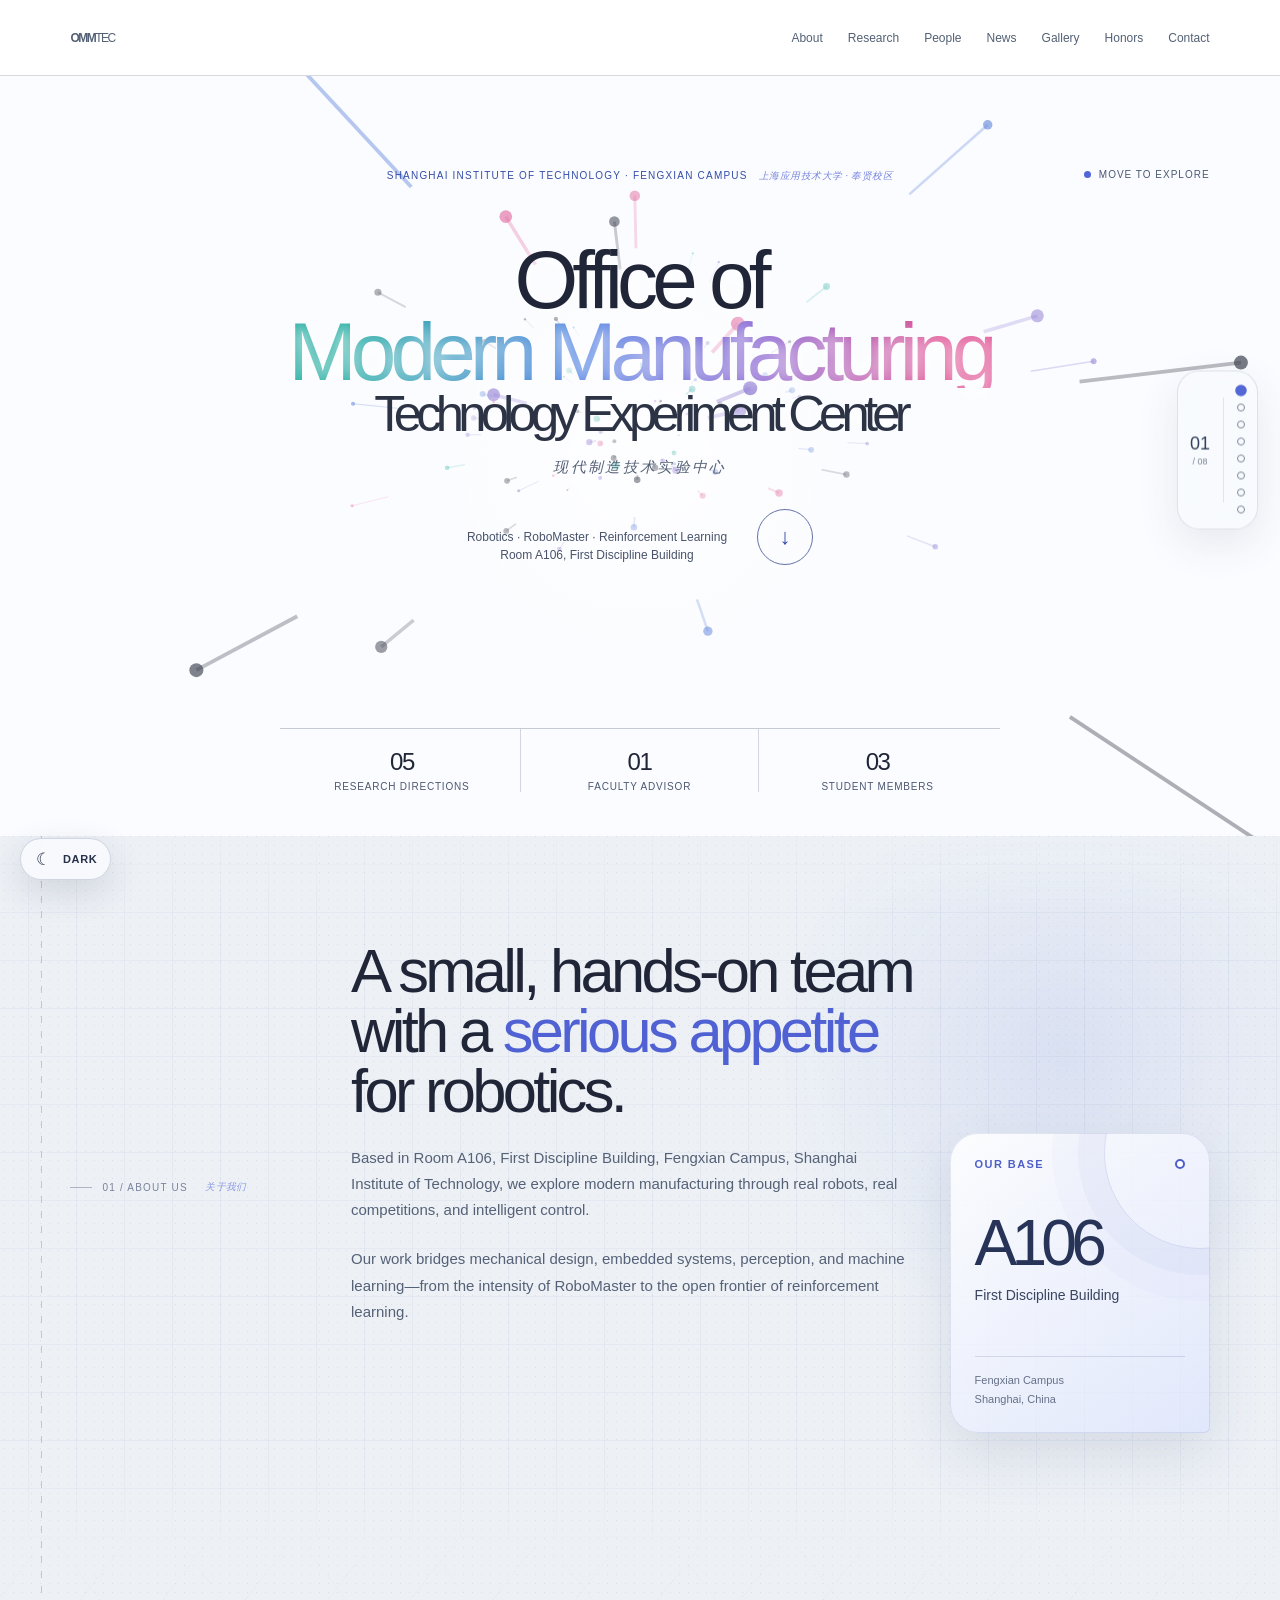
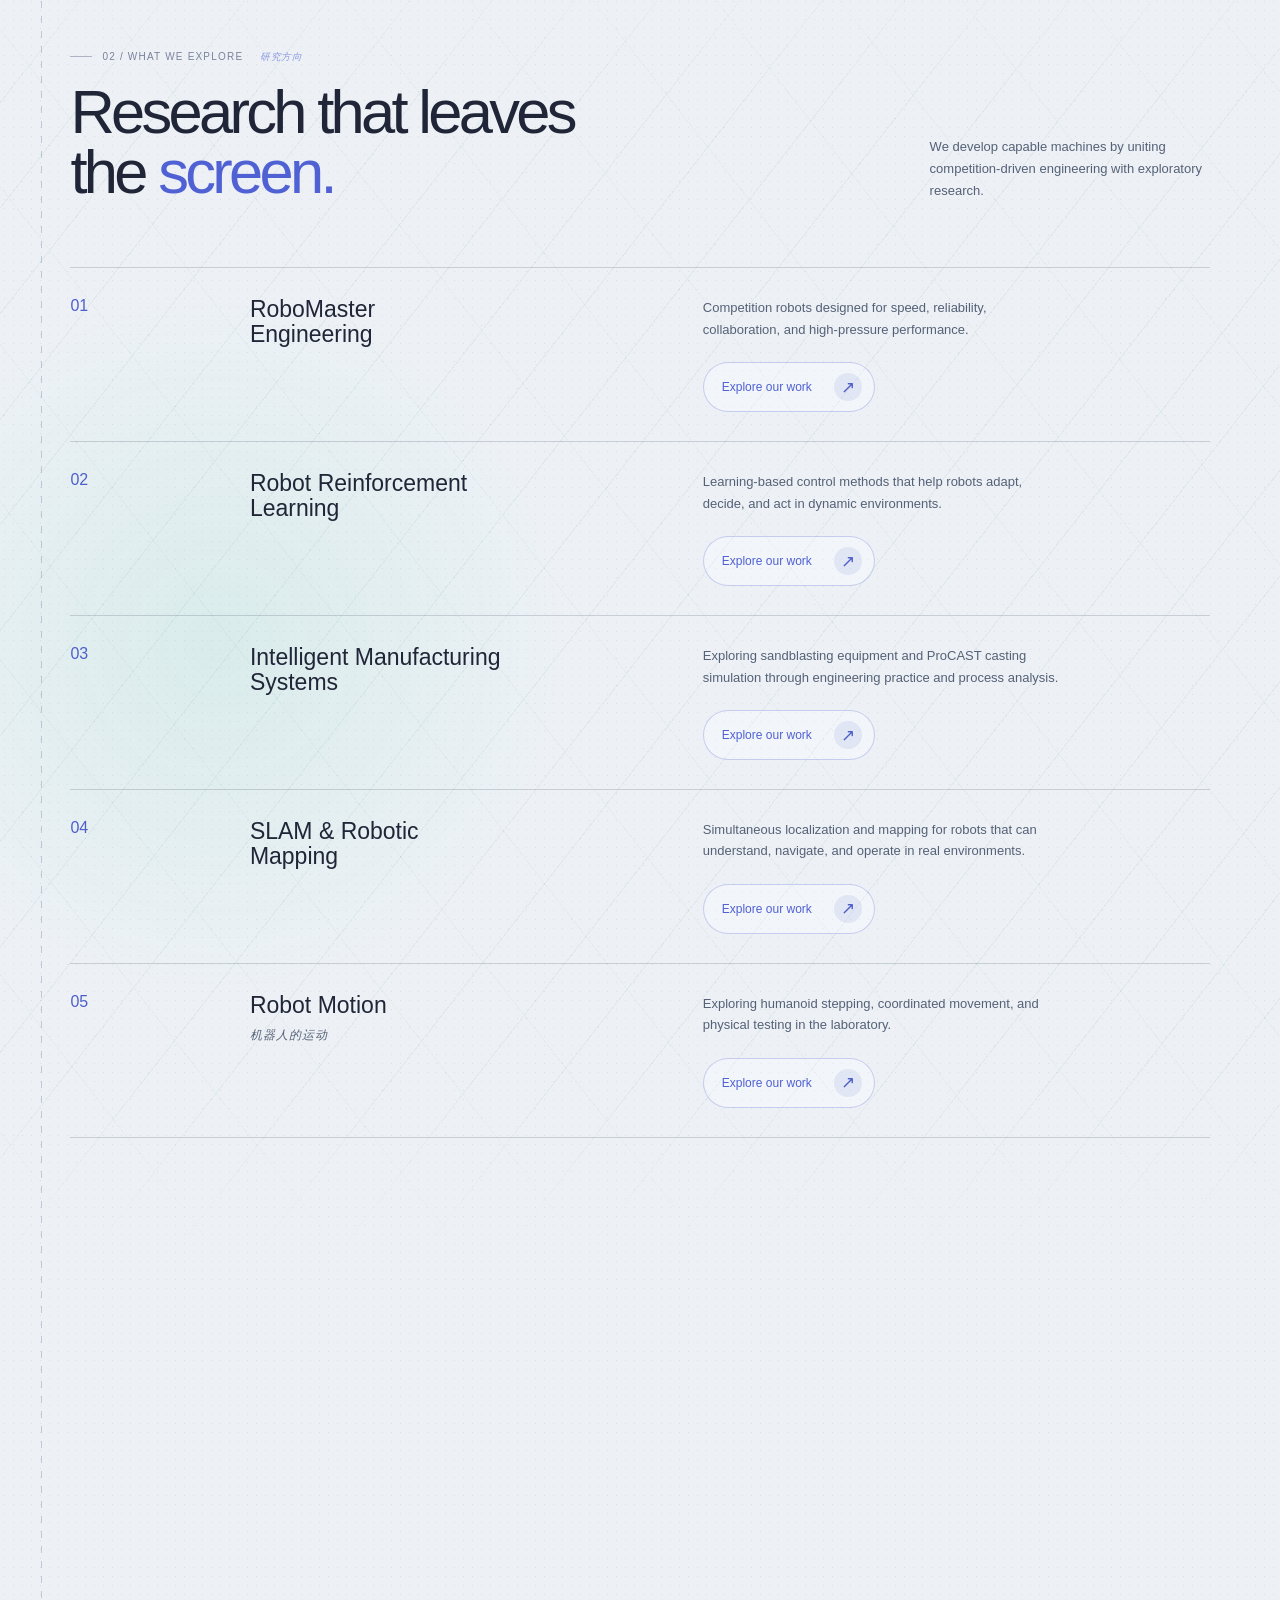
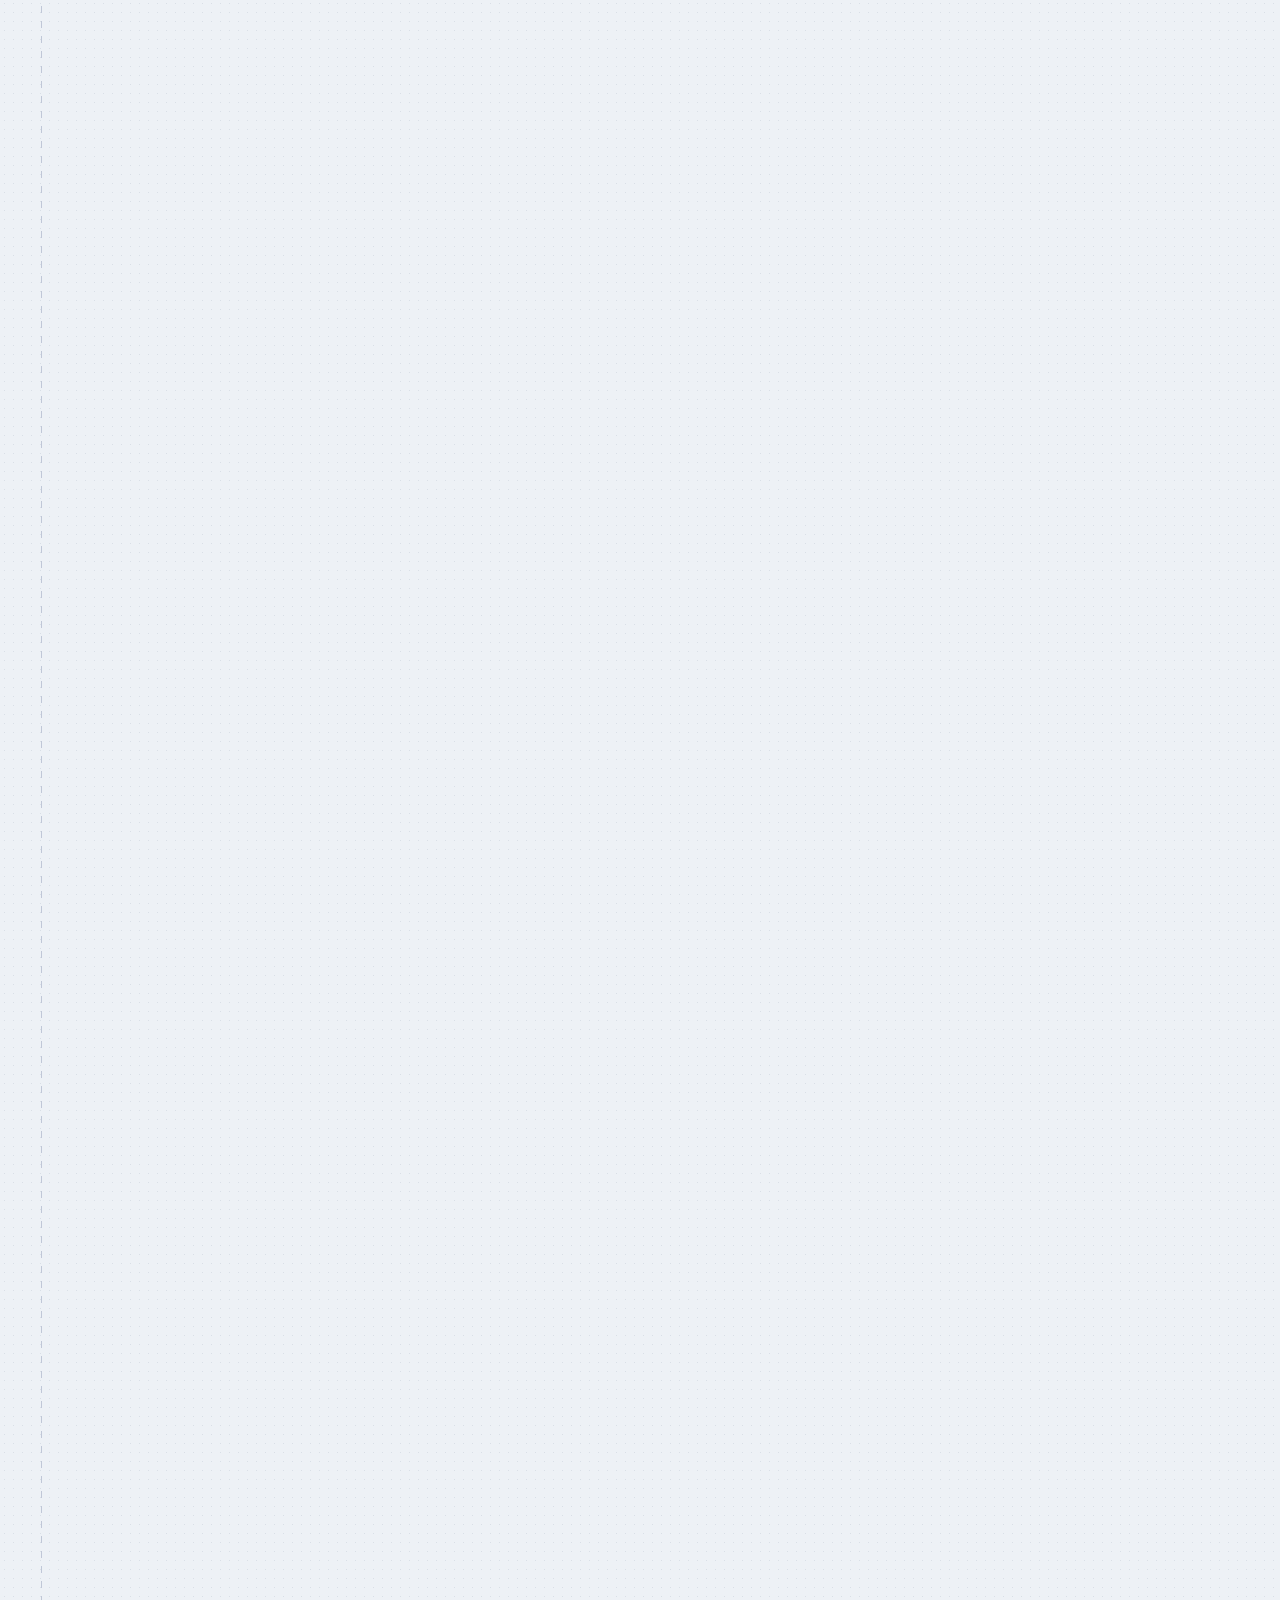
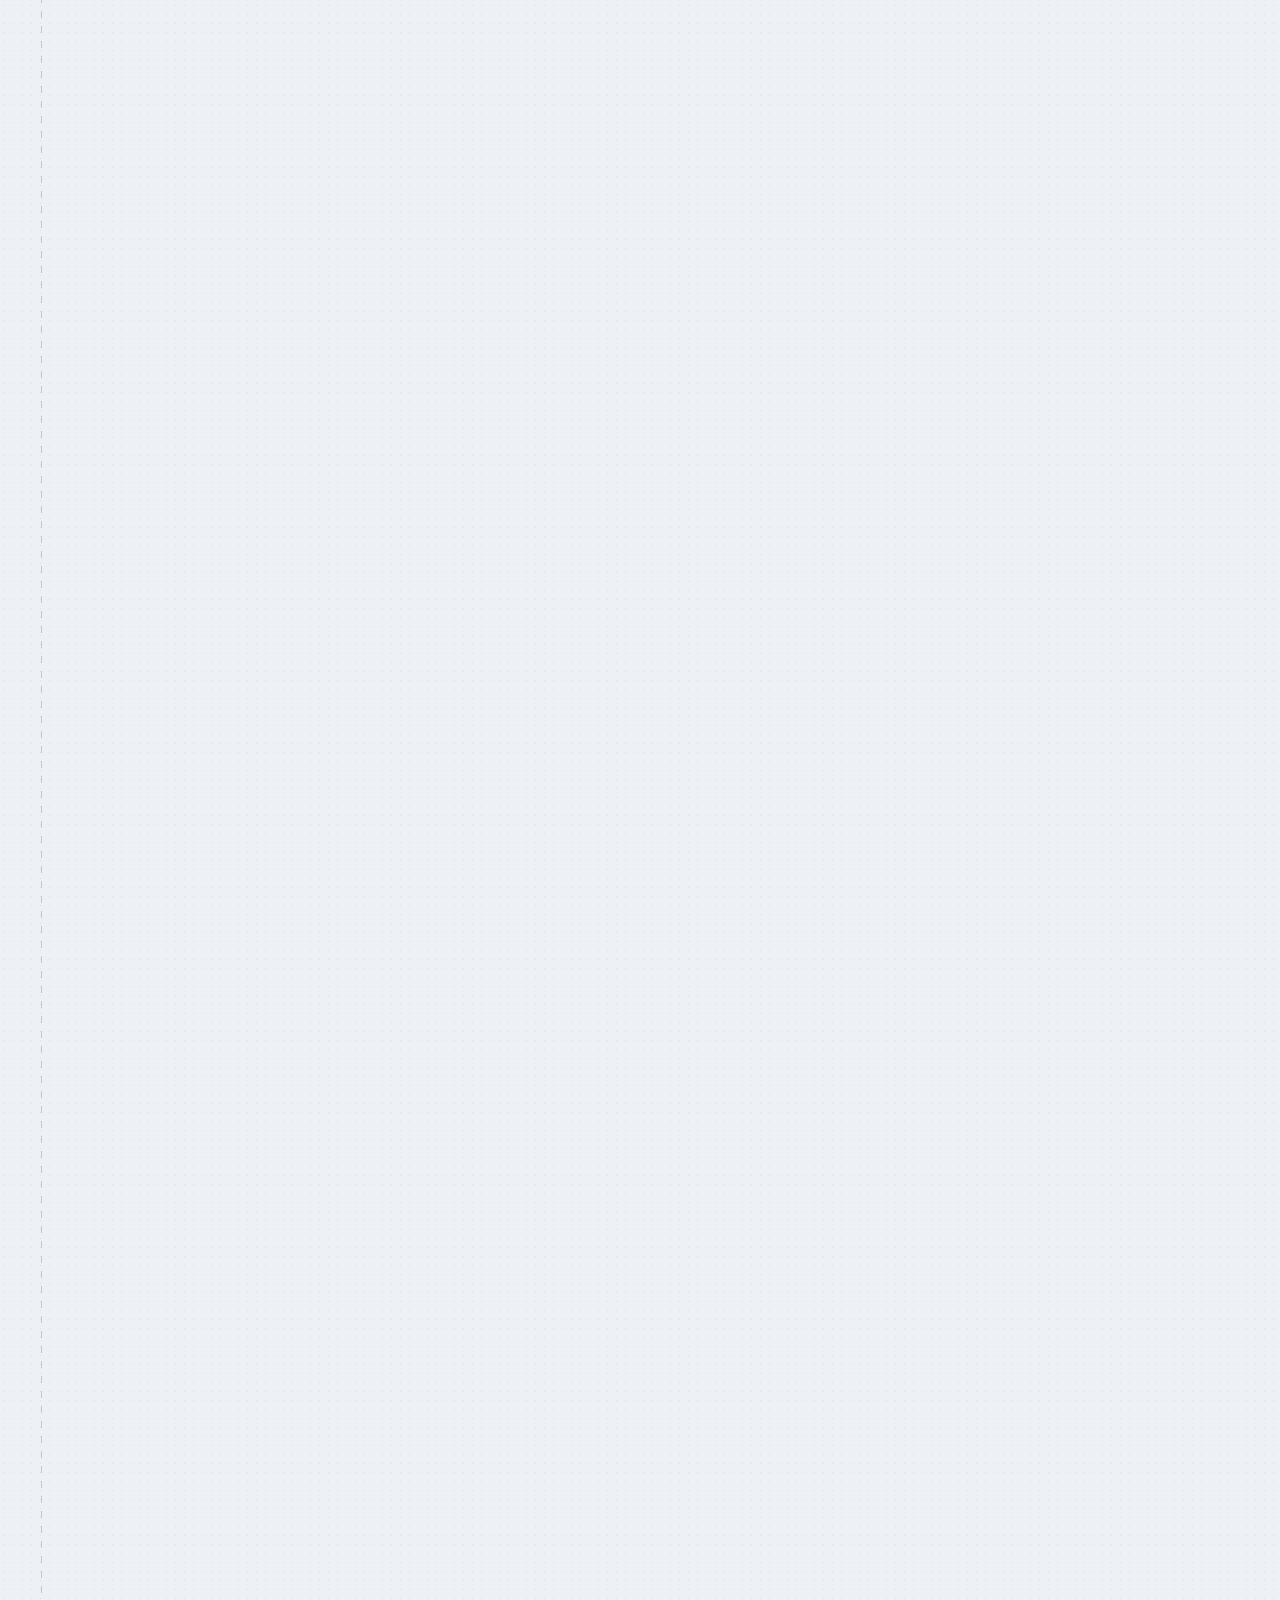
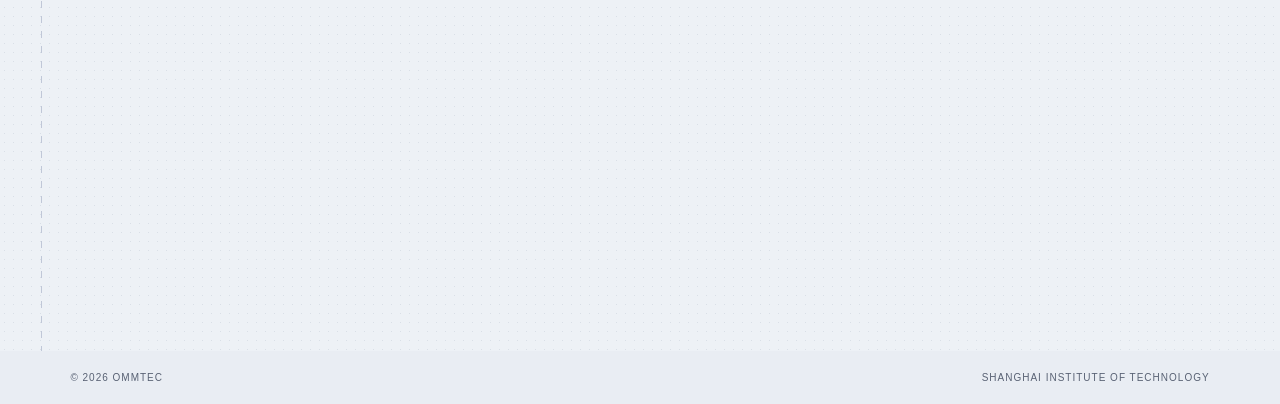
<file: index.html>
<!doctype html>
<html lang="en">
  <head>
    <meta charset="UTF-8" />
    <meta name="viewport" content="width=device-width, initial-scale=1.0" />
    <meta name="description" content="Office of Modern Manufacturing Technology Experiment Center at Shanghai Institute of Technology." />
    <title>OMMTEC — Shanghai Institute of Technology</title>
    <script src="theme.js"></script>
    <link rel="stylesheet" href="styles.css" />
    <link rel="stylesheet" href="flow.css" />
    <link rel="stylesheet" href="hero-flow.css" />
    <link rel="stylesheet" href="surface-design.css" />
    <link rel="stylesheet" href="immersive.css" />
    <link rel="stylesheet" href="theme.css" />
  </head>
  <body>
    <header class="nav">
      <a class="brand" href="#top" aria-label="OMMTEC home"><span>OMM</span><i>TEC</i></a>
      <button class="menu" aria-label="Open navigation" aria-expanded="false">Menu</button>
      <nav aria-label="Primary navigation">
        <a href="#about">About</a><a href="#research">Research</a><a href="#people">People</a><a href="#news">News</a><a href="#gallery">Gallery</a><a href="#honors">Honors</a><a href="#contact">Contact</a>
      </nav>
    </header>

    <aside class="scene-rail" aria-label="Page sections">
      <div class="scene-count"><strong data-scene-current>01</strong><small>/ 08</small></div>
      <div class="scene-line" aria-hidden="true"><span></span></div>
      <nav class="scene-links" aria-label="Section navigation">
        <a class="is-active" href="#top" data-label="Overview" aria-label="Overview" aria-current="location"></a>
        <a href="#about" data-label="About" aria-label="About"></a>
        <a href="#research" data-label="Research" aria-label="Research"></a>
        <a href="#people" data-label="People" aria-label="People"></a>
        <a href="#news" data-label="News" aria-label="News"></a>
        <a href="#gallery" data-label="Gallery" aria-label="Gallery"></a>
        <a href="#honors" data-label="Honors" aria-label="Honors"></a>
        <a href="#contact" data-label="Contact" aria-label="Contact"></a>
      </nav>
    </aside>

    <main id="top">
      <section class="hero scene" data-scene="overview">
        <canvas class="particle-field" aria-hidden="true"></canvas>
        <p class="eyebrow">Shanghai Institute of Technology · Fengxian Campus <span class="zh-note">上海应用技术大学 · 奉贤校区</span></p>
        <h1 class="center-name"><span>Office of</span><em>Modern Manufacturing</em><span>Technology Experiment Center</span></h1>
        <p class="hero-translation">现代制造技术实验中心</p>
        <div class="hero-foot">
          <p>Robotics · RoboMaster · Reinforcement Learning<br />Room A106, First Discipline Building</p>
          <a class="round-link" href="#about" aria-label="Explore our center">↓</a>
        </div>
        <div class="hero-stats" aria-label="Center highlights"><div><strong>05</strong><span>Research directions</span></div><div><strong>01</strong><span>Faculty advisor</span></div><div><strong>03</strong><span>Student members</span></div></div>
        <div class="interaction-hint" aria-hidden="true"><span class="signal-dot"></span> Move to explore</div>
        <div class="cursor-readout" aria-hidden="true"><span>OMMTEC / 01</span><b>+</b></div>
      </section>

      <section id="about" class="about section scene" data-scene="about">
        <p class="section-label">01 / About us <span class="zh-note">关于我们</span></p>
        <div class="about-copy">
          <h2>A small, hands-on team with a <em>serious appetite</em> for robotics.</h2>
          <p>Based in Room A106, First Discipline Building, Fengxian Campus, Shanghai Institute of Technology, we explore modern manufacturing through real robots, real competitions, and intelligent control.</p>
          <p>Our work bridges mechanical design, embedded systems, perception, and machine learning—from the intensity of RoboMaster to the open frontier of reinforcement learning.</p>
        </div>
        <aside class="location-card" aria-label="Our laboratory location">
          <div class="location-card-head"><span class="location-kicker">Our base</span><span class="location-beacon" aria-hidden="true"></span></div>
          <strong class="room-code">A106</strong>
          <p class="building-name">First Discipline Building</p>
          <div class="location-card-foot"><small>Fengxian Campus</small><small>Shanghai, China</small></div>
        </aside>
      </section>

      <section id="research" class="research section scene" data-scene="research">
        <p class="section-label">02 / What we explore <span class="zh-note">研究方向</span></p>
        <div class="research-head"><h2>Research that leaves<br />the <em>screen.</em></h2><p>We develop capable machines by uniting competition-driven engineering with exploratory research.</p></div>
        <div class="research-list">
          <article><span>01</span><h3>RoboMaster<br />Engineering</h3><div class="research-summary"><p>Competition robots designed for speed, reliability, collaboration, and high-pressure performance.</p><a class="work-link" href="robomaster.html" aria-label="Explore our RoboMaster work">Explore our work <span aria-hidden="true">↗</span></a></div></article>
          <article><span>02</span><h3>Robot Reinforcement<br />Learning</h3><div class="research-summary"><p>Learning-based control methods that help robots adapt, decide, and act in dynamic environments.</p><a class="work-link" href="reinforcement-learning.html" aria-label="Explore our robot reinforcement learning work">Explore our work <span aria-hidden="true">↗</span></a></div></article>
          <article><span>03</span><h3>Intelligent Manufacturing<br />Systems</h3><div class="research-summary"><p>Exploring sandblasting equipment and ProCAST casting simulation through engineering practice and process analysis.</p><a class="work-link" href="manufacturing.html" aria-label="Explore our intelligent manufacturing work">Explore our work <span aria-hidden="true">↗</span></a></div></article>
          <article><span>04</span><h3>SLAM &amp; Robotic<br />Mapping</h3><div class="research-summary"><p>Simultaneous localization and mapping for robots that can understand, navigate, and operate in real environments.</p><a class="work-link" href="slam.html" aria-label="Explore our SLAM and mapping work">Explore our work <span aria-hidden="true">↗</span></a></div></article>
          <article><span>05</span><h3>Robot Motion<br /><small class="zh-research" lang="zh-CN">机器人的运动</small></h3><div class="research-summary"><p>Exploring humanoid stepping, coordinated movement, and physical testing in the laboratory.</p><a class="work-link" href="robot-motion.html" aria-label="Explore our robot motion work">Explore our work <span aria-hidden="true">↗</span></a></div></article>
        </div>
      </section>

      <section id="people" class="people section scene" data-scene="people">
        <p class="section-label">03 / People <span class="zh-note">团队成员</span></p>
        <div class="people-head"><h2>The people behind<br />the <em>machines.</em></h2><p>We are a compact team of builders, researchers, and competitors.</p></div>
        <div class="member-grid">
          <article class="member lead"><img class="portrait advisor" src="zhaotong-yang.webp" loading="lazy" decoding="async" width="415" height="572" alt="Portrait of Zhaotong Yang" /><span>Faculty Advisor</span><h3>Zhaotong Yang</h3><p>Guiding research, engineering practice, and student innovation.</p></article>
          <article class="member"><img class="portrait" src="images/ziteng-xu.webp" loading="lazy" decoding="async" width="600" height="450" alt="Ziteng Xu" /><span>Student Member</span><h3>Ziteng Xu</h3><p>Mechanical Design, Manufacturing and Automation<br />Class of 2024 · Joined the lab in 2026</p></article>
          <article class="member"><img class="portrait" src="images/xuyang-xu.webp" loading="lazy" decoding="async" width="450" height="600" alt="Xuyang Xu" /><span>Student Member</span><h3>Xuyang Xu</h3><p>Mechanical Design, Manufacturing and Automation<br />Class of 2024 · Joined the lab in 2026</p></article>
          <article class="member"><img class="portrait" src="images/ran-tao.webp" loading="lazy" decoding="async" width="450" height="600" alt="Ran Tao" /><span>Student Member</span><h3>Ran Tao</h3><p>Mechanical Design, Manufacturing and Automation<br />Class of 2024 · Joined the lab in 2026</p></article>
        </div>
      </section>

      <section id="news" class="news section scene" data-scene="news" aria-labelledby="news-title">
        <h2 id="news-title">Latest News <span class="zh-heading-note">最新动态</span></h2>
        <div class="news-timeline">
          <article class="news-item reveal">
            <time datetime="2026-10-30">2026.10</time>
            <p>The laboratory has temporarily relocated to Room B105, First Discipline Building.</p>
          </article>
          <article class="news-item reveal">
            <time datetime="2026-10-01">2026.10</time>
            <p>The laboratory is recruiting 2–5 new members for its next cohort. We welcome students eager to build, test, and explore with us.</p>
          </article>
          <article class="news-item reveal">
            <time datetime="2026-09-20">2026.09</time>
            <p>Congratulations! The team received the Outstanding Work Award and a RMB 10,000 prize at the 2026 Lingchuang Creative Competition.</p>
          </article>
          <article class="news-item reveal">
            <time datetime="2026-08">2026.08</time>
            <p>Congratulations to Ran Tao for winning Second Prize at the national finals of the China University Students Mechanical Engineering Innovation and Creativity Competition — Process Equipment Practice and Innovation Competition.</p>
          </article>
          <article class="news-item reveal">
            <time datetime="2026-07">2026.07</time>
            <p>Congratulations to Xuyang Xu and Ziteng Xu for winning Regional Second Prize in the China University Students Mechanical Engineering Innovation and Creativity Competition — Process Equipment Practice and Innovation Competition.</p>
          </article>
        </div>
      </section>

      <section id="gallery" class="gallery section scene" data-scene="gallery">
        <div class="gallery-intro reveal"><p class="section-label">05 / Gallery <span class="zh-note">实验室瞬间</span></p><div><h2>In the <em>workshop.</em></h2><p>Prototypes, field tests, late-night debugging, and the people that make them possible.</p></div></div>
        <div class="gallery-grid is-collapsed" id="gallery-grid">
          <button class="gallery-item gallery-wide reveal" data-image="images/gallery-field-test-large.webp" data-caption="Field test / mobile robotics"><img src="images/gallery-field-test.webp" loading="lazy" decoding="async" width="1000" height="750" alt="A student testing a mobile robot" /><span>01 / Field test</span></button>
          <button class="gallery-item reveal" data-image="images/gallery-robot-large.webp" data-caption="RoboMaster platform / hardware"><img src="images/gallery-robot.webp" loading="lazy" decoding="async" width="1000" height="750" alt="RoboMaster robot hardware" /><span>02 / Hardware</span></button>
          <button class="gallery-item reveal" data-image="images/gallery-coding-large.webp" data-caption="Control station / implementation"><img src="images/gallery-coding.webp" loading="lazy" decoding="async" width="1000" height="750" alt="Student working at a computer" /><span>03 / Implementation</span></button>
          <button class="gallery-item reveal" data-image="images/gallery-arrival-large.webp" data-caption="Team moments / campus"><img src="images/gallery-arrival.webp" loading="lazy" decoding="async" width="750" height="1000" alt="Team member arriving at the laboratory" /><span>04 / Campus</span></button>
          <button class="gallery-item gallery-wide reveal" data-image="images/gallery-team-large.webp" data-caption="Beyond the bench / team life"><img src="images/gallery-team.webp" loading="lazy" decoding="async" width="1000" height="750" alt="Members of the team having dinner" /><span>05 / Team life</span></button>
          <button class="gallery-item reveal" data-image="images/gallery-research-large.webp" data-caption="Research session / focused work"><img src="images/gallery-research.webp" loading="lazy" decoding="async" width="750" height="1000" alt="Student working at a laptop in the laboratory" /><span>06 / Research</span></button>
          <button class="gallery-item reveal" data-image="images/gallery-humanoid-large.webp" data-caption="Embodied intelligence / humanoid robot"><img src="images/gallery-humanoid.webp" loading="lazy" decoding="async" width="750" height="1000" alt="Humanoid robot in the laboratory" /><span>07 / Humanoid</span></button>
          <button class="gallery-item gallery-wide reveal" data-image="images/gallery-lab-session-large.webp" data-caption="Lab session / human-robot collaboration"><img src="images/gallery-lab-session.webp" loading="lazy" decoding="async" width="1000" height="750" alt="Student working beside a humanoid robot" /><span>08 / Lab session</span></button>
          <button class="gallery-item reveal" data-image="images/gallery-climbing-large.webp" data-caption="Outside the lab / team spirit"><img src="images/gallery-climbing.webp" loading="lazy" decoding="async" width="750" height="1000" alt="Team member climbing indoors" /><span>09 / Team spirit</span></button>
          <button class="gallery-item reveal" data-image="gallery-after-hours-large.webp" data-caption="After hours / project travel"><img src="gallery-after-hours.webp" loading="lazy" decoding="async" width="750" height="1000" alt="Team member taking a break after working at a laptop" /><span>10 / After hours</span></button>
          <button class="gallery-item gallery-wide reveal" data-image="gallery-robot-event-large.webp" data-caption="Robot event / testing venue"><img src="gallery-robot-event.webp" loading="lazy" decoding="async" width="1000" height="750" alt="Robot testing venue prepared for an event" /><span>11 / Robot event</span></button>
          <button class="gallery-item reveal" data-image="gallery-waterfront-1-large.webp" data-caption="Team moments / waterfront night"><img src="gallery-waterfront-1.webp" loading="lazy" decoding="async" width="750" height="1000" alt="Team member standing by the waterfront at night" /><span>12 / Team moments</span></button>
          <button class="gallery-item reveal" data-image="gallery-waterfront-2-large.webp" data-caption="Beyond the lab / waterfront night"><img src="gallery-waterfront-2.webp" loading="lazy" decoding="async" width="750" height="1000" alt="Team member beside the waterfront at night" /><span>13 / Beyond the lab</span></button>
          <button class="gallery-item gallery-wide reveal" data-image="gallery-humanoid-event-large.webp" data-caption="Humanoid exhibition / embodied intelligence"><img src="gallery-humanoid-event.webp" loading="lazy" decoding="async" width="750" height="1000" alt="Humanoid robot dressed for an exhibition demonstration" /><span>14 / Humanoid exhibition</span></button>
          <button class="gallery-item reveal" data-image="slam-humanoid-pair-large.webp" data-caption="Humanoid platforms / indoor laboratory"><img src="slam-humanoid-pair.webp" loading="lazy" decoding="async" width="750" height="1000" alt="Two humanoid robots positioned in an indoor laboratory" /><span>15 / Humanoid platforms</span></button>
          <button class="gallery-item reveal" data-image="gallery-team-break-1-large.webp" data-caption="Shared moments / taking a break"><img src="gallery-team-break-1.webp" loading="lazy" decoding="async" width="1000" height="751" alt="Two team members sharing a relaxed moment in a hallway" /><span>16 / Shared moments</span></button>
          <button class="gallery-item reveal" data-image="gallery-team-break-2-large.webp" data-caption="A short break / team life"><img src="gallery-team-break-2.webp" loading="lazy" decoding="async" width="1000" height="751" alt="Team members taking a snack break in a hallway" /><span>17 / A short break</span></button>
        </div>
        <div class="gallery-controls">
          <button class="gallery-toggle" type="button" aria-expanded="false" aria-controls="gallery-grid">View all 17 moments <span aria-hidden="true">↓</span></button>
        </div>
      </section>

      <section id="honors" class="honors section scene" data-scene="honors">
        <p class="section-label">06 / Honors & competitions <span class="zh-note">荣誉与竞赛</span></p>
        <div class="honors-layout"><h2>Built to<br /><em>be tested.</em></h2><div class="award-list">
          <article><span>National</span><h3>Second Prize</h3><p>17th China University Students Mechanical Engineering Innovation and Creativity Competition — Process Equipment Practice and Innovation Competition</p></article>
          <article><span>Provincial</span><h3>Multiple Awards</h3><p>“Shangtu Cap” Advanced Drawing Technology and Innovative Design Competition</p></article>
          <article><span>Provincial</span><h3>Competition Awards</h3><p>RoboMaster and Ruikang Robotics Competition</p></article>
          <article><span>Corporate Competition</span><h3>Outstanding Work Award</h3><p>2026 “Lingchuang” Creative Competition</p></article>
        </div></div>
      </section>

      <section id="contact" class="contact scene" data-scene="contact">
        <p class="eyebrow">Let's build something <span class="zh-note">一起创造</span></p>
        <h2>Have a challenge<br />for a <em>robot?</em></h2>
        <a class="email" href="mailto:2283934226@qq.com">2283934226@qq.com <span aria-hidden="true">↗</span></a>
        <p class="address">Office of Modern Manufacturing Technology Experiment Center<br />Room A106, First Discipline Building · Fengxian Campus · Shanghai Institute of Technology</p>
      </section>
    </main>
    <footer><span>© 2026 OMMTEC</span><span>Shanghai Institute of Technology</span></footer>
    <dialog class="lightbox" aria-label="Gallery image preview"><button class="lightbox-close" aria-label="Close gallery preview">×</button><button class="lightbox-prev" aria-label="Previous image">←</button><figure><img alt="" decoding="async" /><figcaption></figcaption></figure><button class="lightbox-next" aria-label="Next image">→</button></dialog>
    <script src="particles.js"></script>
    <script src="script.js?v=20261101"></script>
    <script src="immersive.js"></script>
  </body>
</html>
</file>
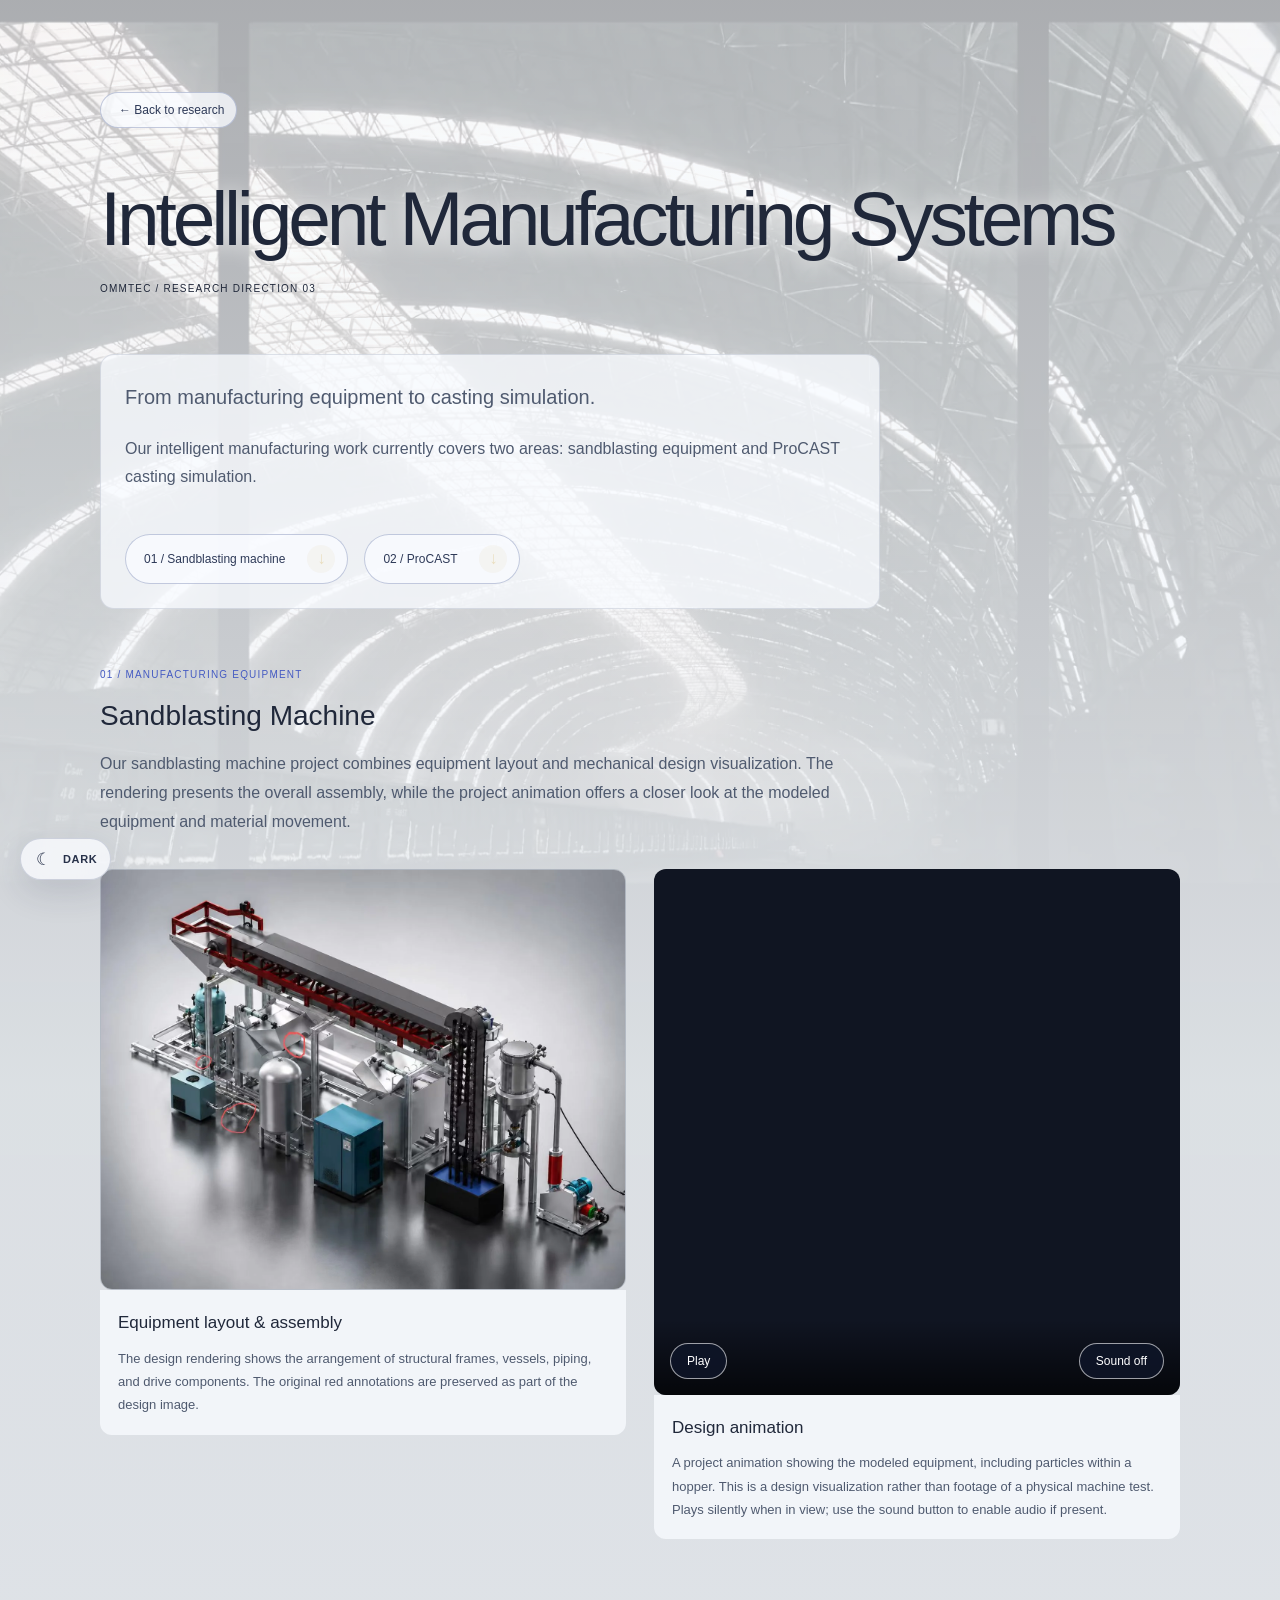
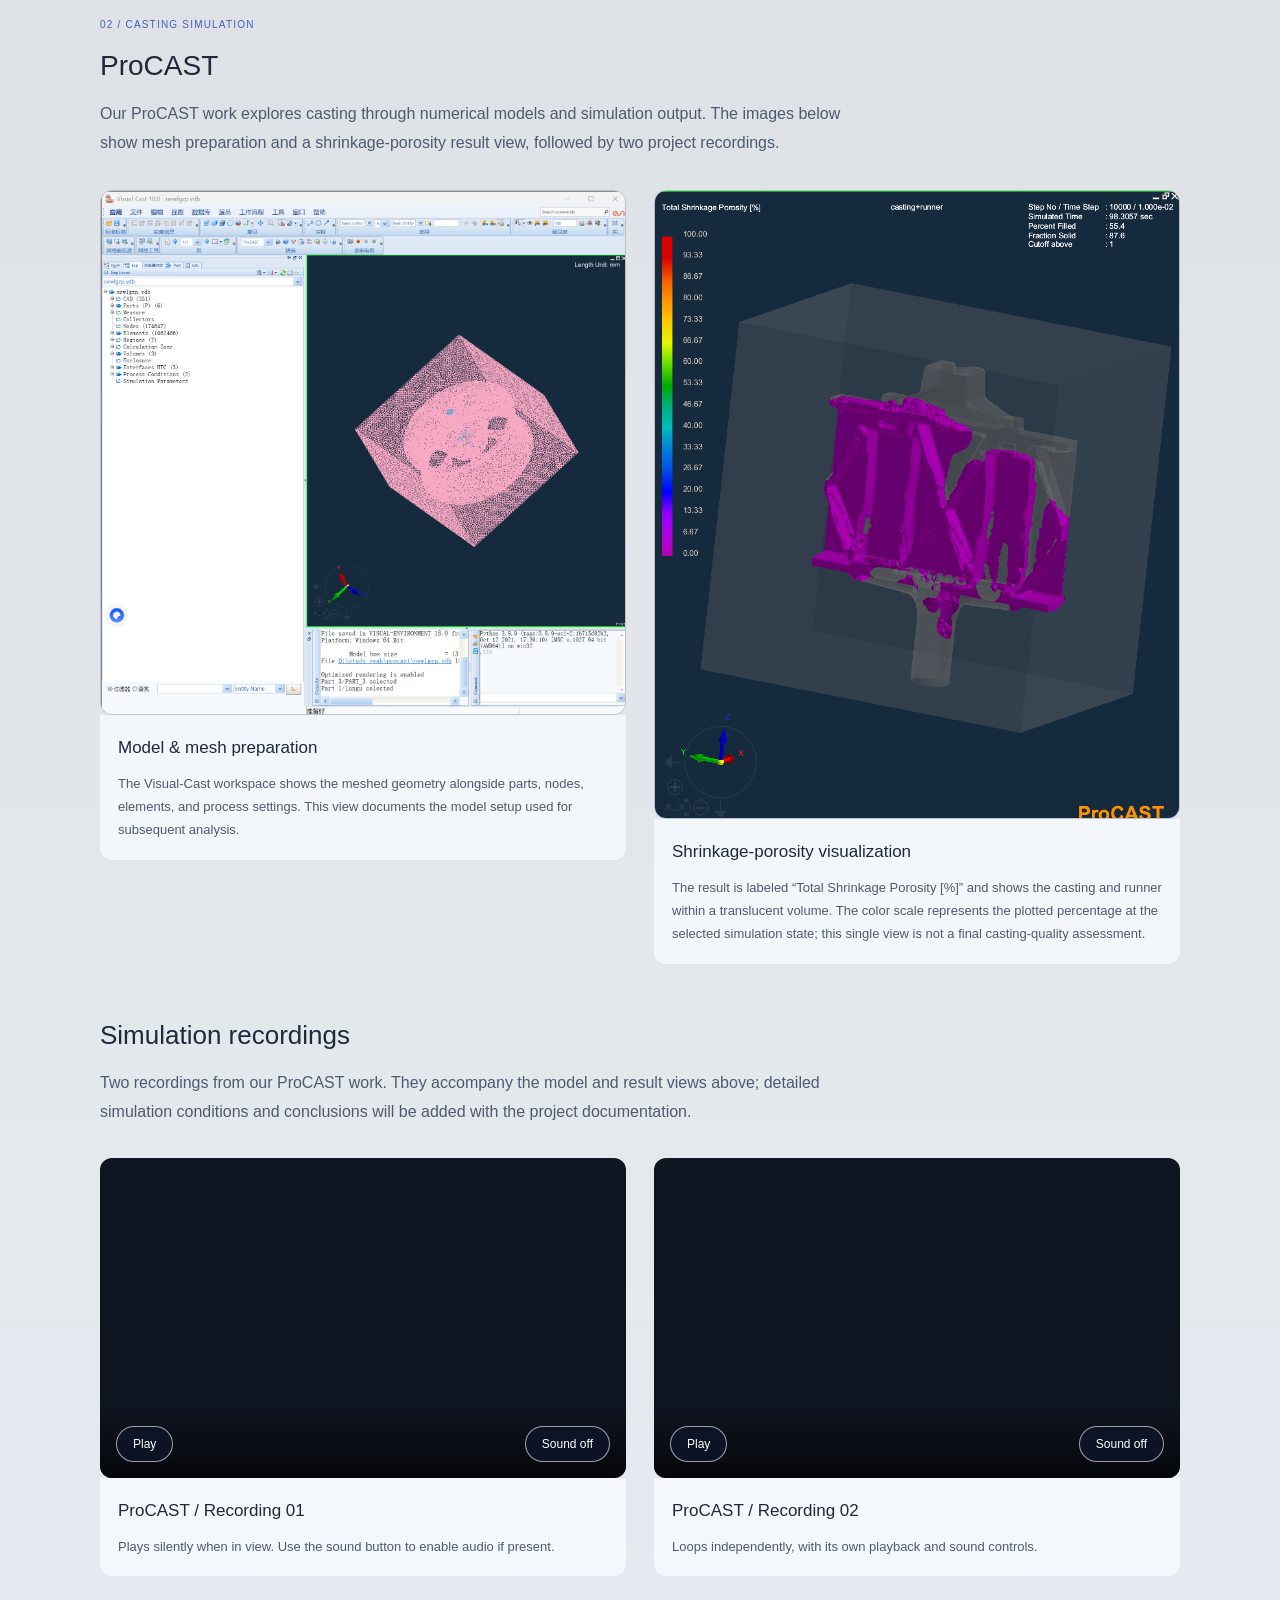
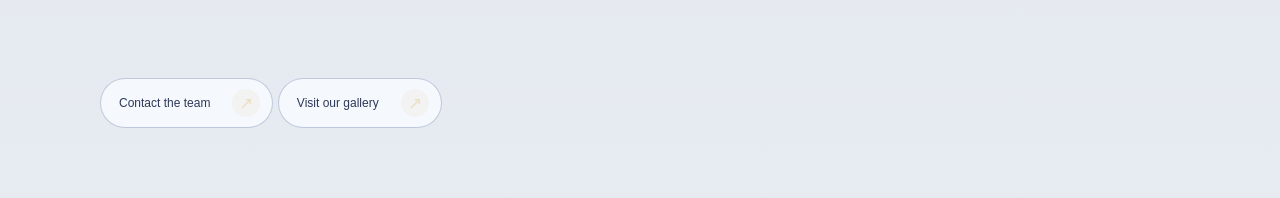
<file: manufacturing.html>
<!doctype html>
<html lang="en">
<head><meta charset="utf-8"><meta name="viewport" content="width=device-width, initial-scale=1"><meta name="description" content="Intelligent manufacturing at OMMTEC: sandblasting equipment and ProCAST casting simulation."><title>Intelligent Manufacturing Systems — OMMTEC</title><script src="theme.js"></script><link rel="stylesheet" href="styles.css"><link rel="stylesheet" href="flow.css"><link rel="stylesheet" href="theme.css"></head>
<body class="manufacturing-page">
<main class="work-page">
<a class="work-link" href="index.html#research">← Back to research</a>
<h1>Intelligent Manufacturing Systems</h1>
<p class="eyebrow">OMMTEC / Research direction 03</p>
<div class="work-body">
<p class="lead">From manufacturing equipment to casting simulation.</p>
<p>Our intelligent manufacturing work currently covers two areas: sandblasting equipment and ProCAST casting simulation.</p>
<nav class="manufacturing-topics" aria-label="Manufacturing topics"><a class="work-link" href="#sandblasting">01 / Sandblasting machine <span aria-hidden="true">↓</span></a><a class="work-link" href="#procast">02 / ProCAST <span aria-hidden="true">↓</span></a></nav>
</div>
<section id="sandblasting" class="manufacturing-topic" aria-labelledby="sandblasting-title">
<p class="eyebrow">01 / Manufacturing equipment</p>
<h2 id="sandblasting-title">Sandblasting Machine</h2>
<p>Our sandblasting machine project combines equipment layout and mechanical design visualization. The rendering presents the overall assembly, while the project animation offers a closer look at the modeled equipment and material movement.</p>
<div class="casting-images">
<figure><a href="images/sandblasting-system.webp" target="_blank" rel="noopener" aria-label="View the full-size sandblasting machine rendering"><img src="images/sandblasting-system.webp" alt="Rendered sandblasting equipment assembly with an upper conveyor structure, supporting frames, vessels, piping, and drive components" width="1402" height="1122" loading="lazy" decoding="async"></a><figcaption><strong>Equipment layout &amp; assembly</strong>The design rendering shows the arrangement of structural frames, vessels, piping, and drive components. The original red annotations are preserved as part of the design image.</figcaption></figure>
<figure><div class="rm-video-player"><video muted loop playsinline preload="none" aria-label="Sandblasting equipment design animation"><source data-src="media/sandblasting-web.mp4" type="video/mp4"></video><div class="rm-video-controls"><button type="button" data-play>Play</button><button type="button" data-sound aria-label="Turn sound on" aria-pressed="false">Sound off</button></div></div><figcaption><strong>Design animation</strong>A project animation showing the modeled equipment, including particles within a hopper. This is a design visualization rather than footage of a physical machine test. Plays silently when in view; use the sound button to enable audio if present.</figcaption></figure>
</div>
</section>
<section id="procast" class="manufacturing-topic" aria-labelledby="procast-title">
<p class="eyebrow">02 / Casting simulation</p>
<h2 id="procast-title">ProCAST</h2>
<p>Our ProCAST work explores casting through numerical models and simulation output. The images below show mesh preparation and a shrinkage-porosity result view, followed by two project recordings.</p>
<div class="casting-images">
<figure><a href="images/procast-mesh.webp" target="_blank" rel="noopener" aria-label="View the full-size casting mesh screenshot"><img src="images/procast-mesh.webp" alt="Visual-Cast workspace showing a meshed casting model and model tree" loading="lazy" decoding="async"></a><figcaption><strong>Model &amp; mesh preparation</strong>The Visual-Cast workspace shows the meshed geometry alongside parts, nodes, elements, and process settings. This view documents the model setup used for subsequent analysis.</figcaption></figure>
<figure><a href="images/procast-porosity.webp" target="_blank" rel="noopener" aria-label="View the full-size shrinkage porosity screenshot"><img src="images/procast-porosity.webp" alt="ProCAST Total Shrinkage Porosity percentage plot for a casting and runner model" loading="lazy" decoding="async"></a><figcaption><strong>Shrinkage-porosity visualization</strong>The result is labeled “Total Shrinkage Porosity [%]” and shows the casting and runner within a translucent volume. The color scale represents the plotted percentage at the selected simulation state; this single view is not a final casting-quality assessment.</figcaption></figure>
</div>
<h3 class="casting-video-title">Simulation recordings</h3>
<p>Two recordings from our ProCAST work. They accompany the model and result views above; detailed simulation conditions and conclusions will be added with the project documentation.</p>
<div class="casting-videos">
<figure><div class="rm-video-player"><video muted loop playsinline preload="none" aria-label="ProCAST project recording one"><source data-src="media/procast-01.mp4" type="video/mp4"></video><div class="rm-video-controls"><button type="button" data-play>Play</button><button type="button" data-sound aria-label="Turn sound on" aria-pressed="false">Sound off</button></div></div><figcaption><strong>ProCAST / Recording 01</strong>Plays silently when in view. Use the sound button to enable audio if present.</figcaption></figure>
<figure><div class="rm-video-player"><video muted loop playsinline preload="none" aria-label="ProCAST project recording two"><source data-src="media/procast-02.mp4" type="video/mp4"></video><div class="rm-video-controls"><button type="button" data-play>Play</button><button type="button" data-sound aria-label="Turn sound on" aria-pressed="false">Sound off</button></div></div><figcaption><strong>ProCAST / Recording 02</strong>Loops independently, with its own playback and sound controls.</figcaption></figure>
</div>
</section>
<a class="work-link" href="mailto:2283934226@qq.com">Contact the team <span aria-hidden="true">↗</span></a>
<a class="work-link" href="index.html#gallery">Visit our gallery <span aria-hidden="true">↗</span></a>
</main>
<script src="rm-video.js"></script>
</body></html>
</file>
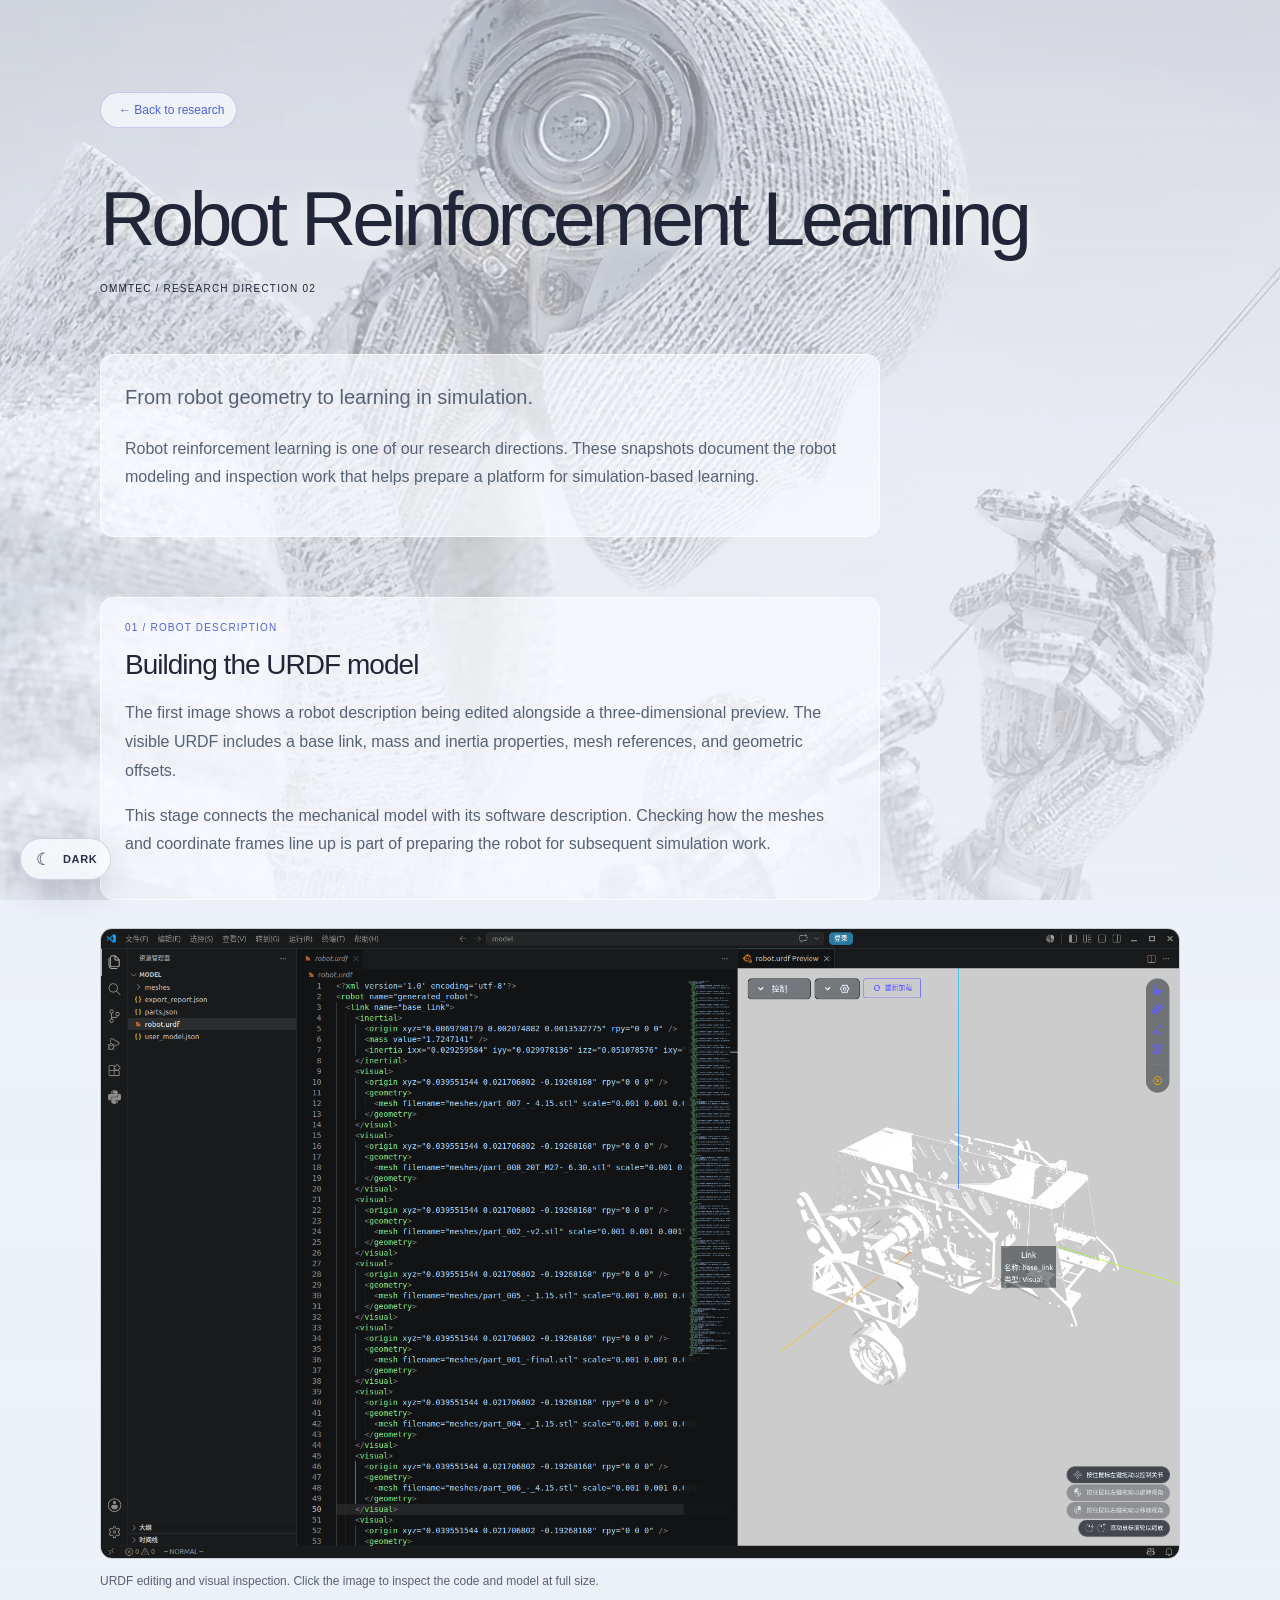
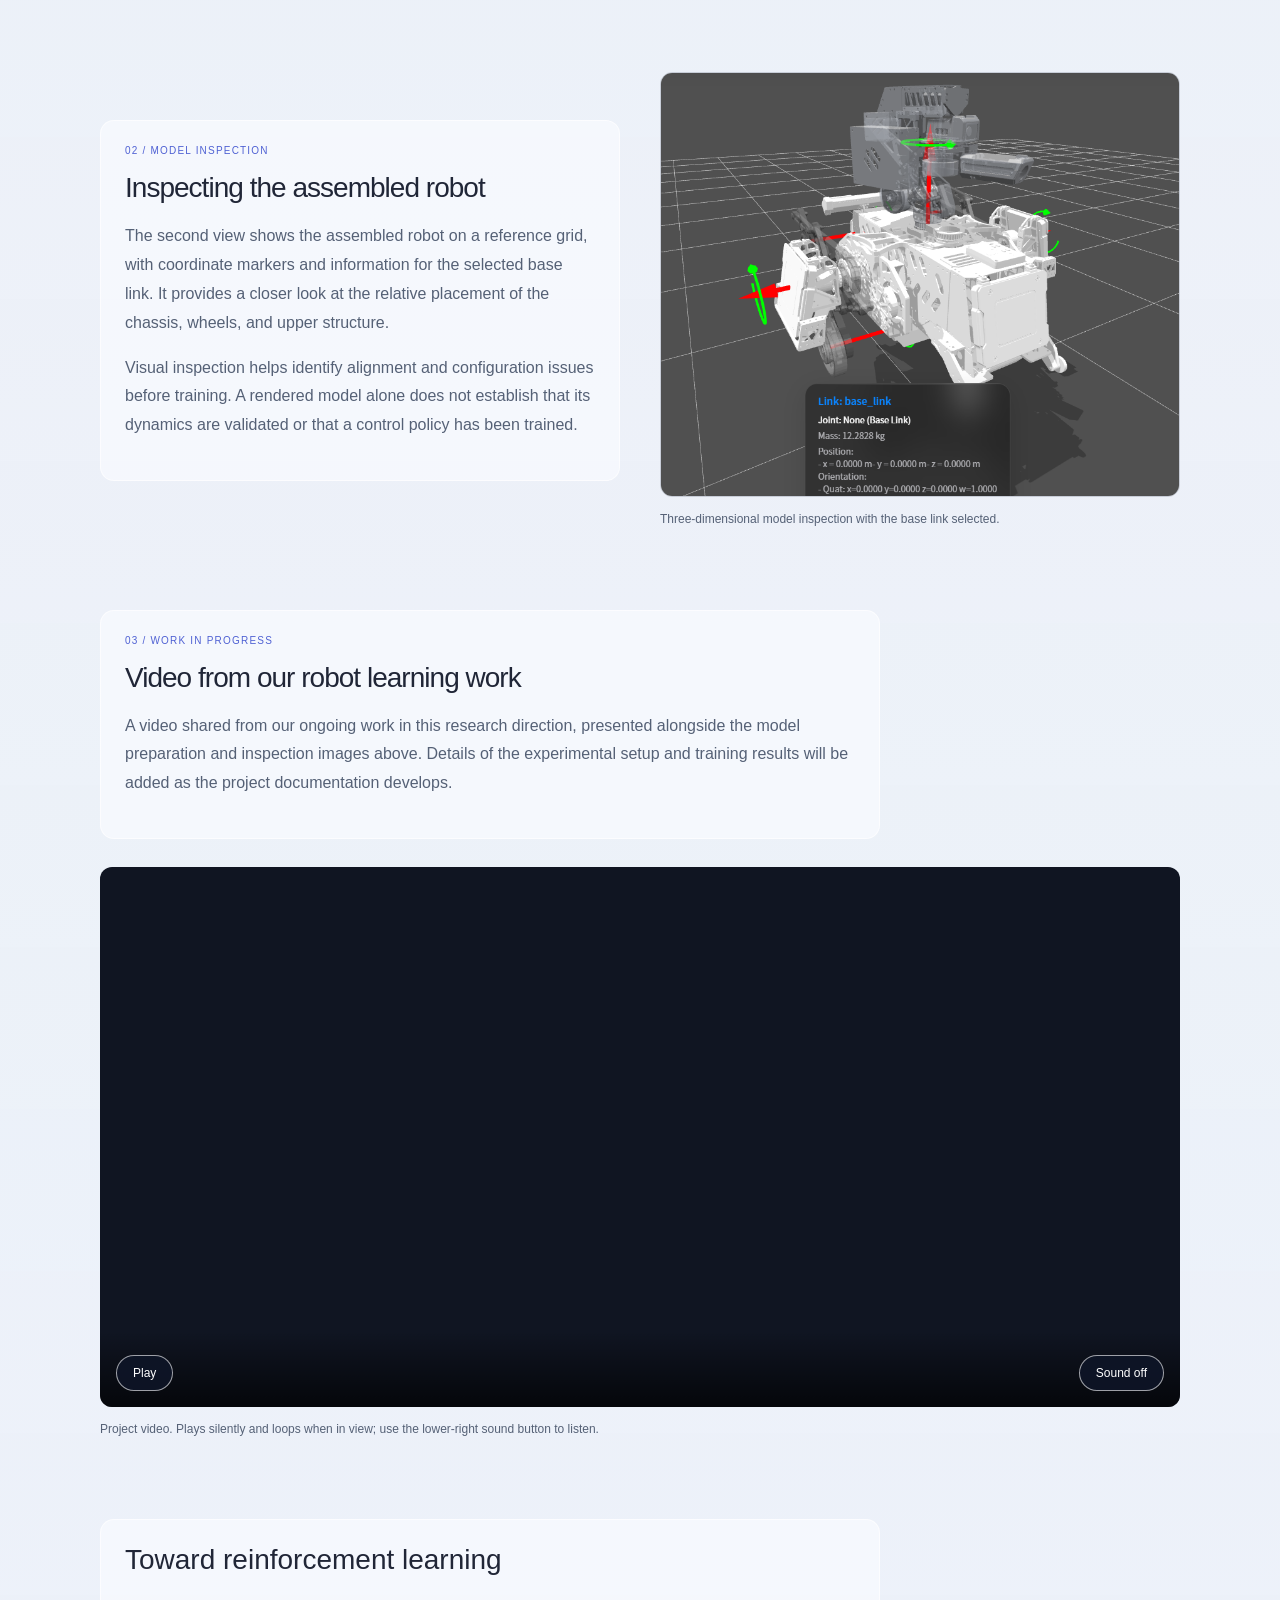
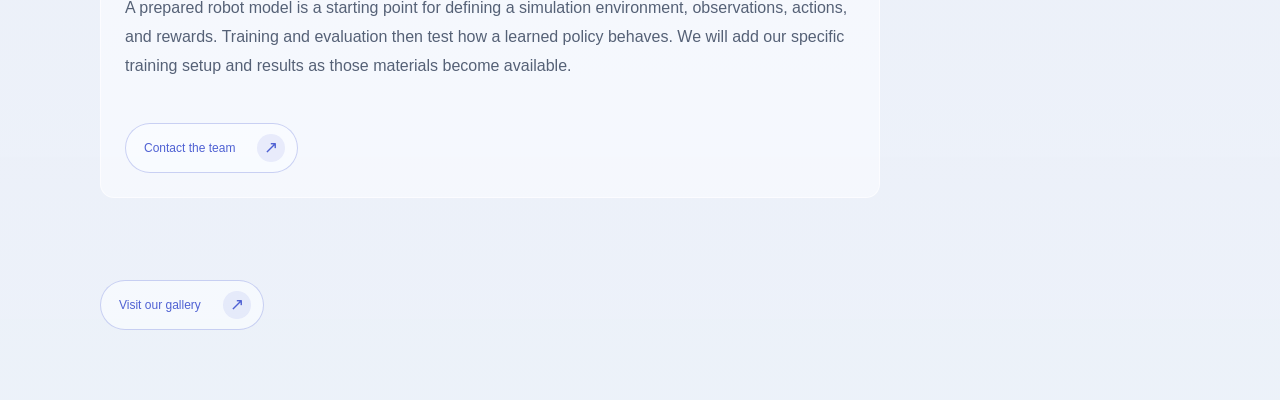
<file: reinforcement-learning.html>
<!doctype html>
<html lang="en">
<head><meta charset="utf-8"><meta name="viewport" content="width=device-width, initial-scale=1"><meta name="description" content="Exploring how robots learn to act. OMMTEC, Shanghai Institute of Technology."><title>Robot Reinforcement Learning — OMMTEC</title><script src="theme.js"></script><link rel="stylesheet" href="styles.css"><link rel="stylesheet" href="flow.css"><link rel="stylesheet" href="theme.css"></head>
<body class="rl-page">
<main class="work-page">
<a class="work-link" href="index.html#research">← Back to research</a>
<h1>Robot Reinforcement Learning</h1>
<p class="eyebrow">OMMTEC / Research direction 02</p>
<div class="work-body"><p class="lead">From robot geometry to learning in simulation.</p><p>Robot reinforcement learning is one of our research directions. These snapshots document the robot modeling and inspection work that helps prepare a platform for simulation-based learning.</p></div>
<section class="rl-study" aria-labelledby="urdf-heading">
  <div class="rl-study-copy"><p class="eyebrow">01 / Robot description</p><h2 id="urdf-heading">Building the URDF model</h2><p>The first image shows a robot description being edited alongside a three-dimensional preview. The visible URDF includes a base link, mass and inertia properties, mesh references, and geometric offsets.</p><p>This stage connects the mechanical model with its software description. Checking how the meshes and coordinate frames line up is part of preparing the robot for subsequent simulation work.</p></div>
  <figure><a href="images/rl-urdf.webp" target="_blank" rel="noopener" aria-label="Open full-size URDF screenshot in a new tab"><img src="images/rl-urdf.webp" alt="URDF source code and a robot mesh preview side by side" width="1917" height="1119" loading="lazy" decoding="async"></a><figcaption>URDF editing and visual inspection. Click the image to inspect the code and model at full size.</figcaption></figure>
</section>
<section class="rl-study rl-study-secondary" aria-labelledby="model-heading">
  <div class="rl-study-copy"><p class="eyebrow">02 / Model inspection</p><h2 id="model-heading">Inspecting the assembled robot</h2><p>The second view shows the assembled robot on a reference grid, with coordinate markers and information for the selected base link. It provides a closer look at the relative placement of the chassis, wheels, and upper structure.</p><p>Visual inspection helps identify alignment and configuration issues before training. A rendered model alone does not establish that its dynamics are validated or that a control policy has been trained.</p></div>
  <figure><a href="images/rl-model.webp" target="_blank" rel="noopener" aria-label="Open full-size robot model screenshot in a new tab"><img src="images/rl-model.webp" alt="Assembled wheeled robot model with coordinate markers and base-link information" width="826" height="675" loading="lazy" decoding="async"></a><figcaption>Three-dimensional model inspection with the base link selected.</figcaption></figure>
</section>
<section class="rl-study" aria-labelledby="rl-video-heading">
  <div class="rl-study-copy"><p class="eyebrow">03 / Work in progress</p><h2 id="rl-video-heading">Video from our robot learning work</h2><p>A video shared from our ongoing work in this research direction, presented alongside the model preparation and inspection images above. Details of the experimental setup and training results will be added as the project documentation develops.</p></div>
  <figure><div class="rm-video-player"><video muted loop playsinline preload="none" aria-label="Robot learning project video"><source data-src="media/rl-progress.mp4" type="video/mp4"></video><div class="rm-video-controls"><button type="button" data-play>Play</button><button type="button" data-sound aria-label="Turn sound on" aria-pressed="false">Sound off</button></div></div><figcaption>Project video. Plays silently and loops when in view; use the lower-right sound button to listen.</figcaption></figure>
</section>
<div class="work-body"><h2>Toward reinforcement learning</h2><p>A prepared robot model is a starting point for defining a simulation environment, observations, actions, and rewards. Training and evaluation then test how a learned policy behaves. We will add our specific training setup and results as those materials become available.</p><a class="work-link" href="mailto:2283934226@qq.com">Contact the team <span aria-hidden="true">↗</span></a></div>
<a class="work-link" href="index.html#gallery">Visit our gallery <span aria-hidden="true">↗</span></a>
</main>
<script src="rm-video.js"></script>
</body></html>
</file>
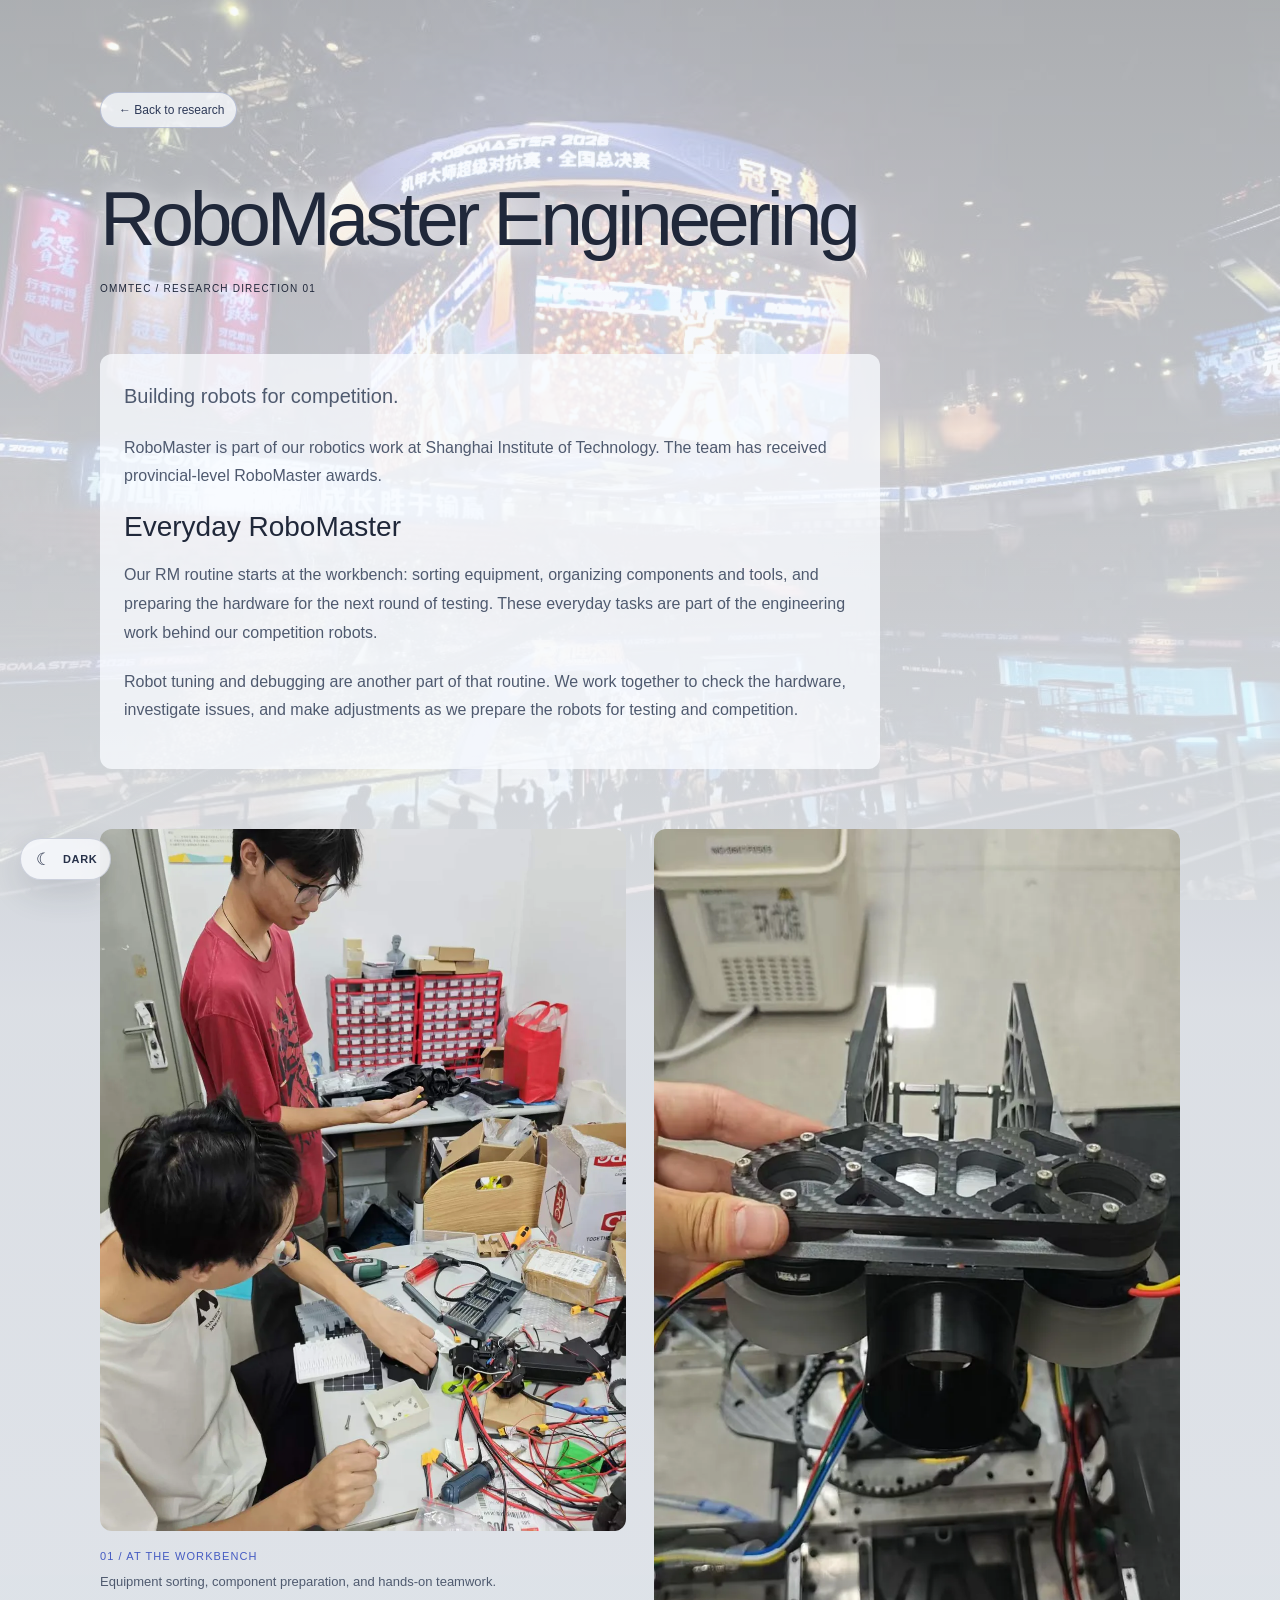
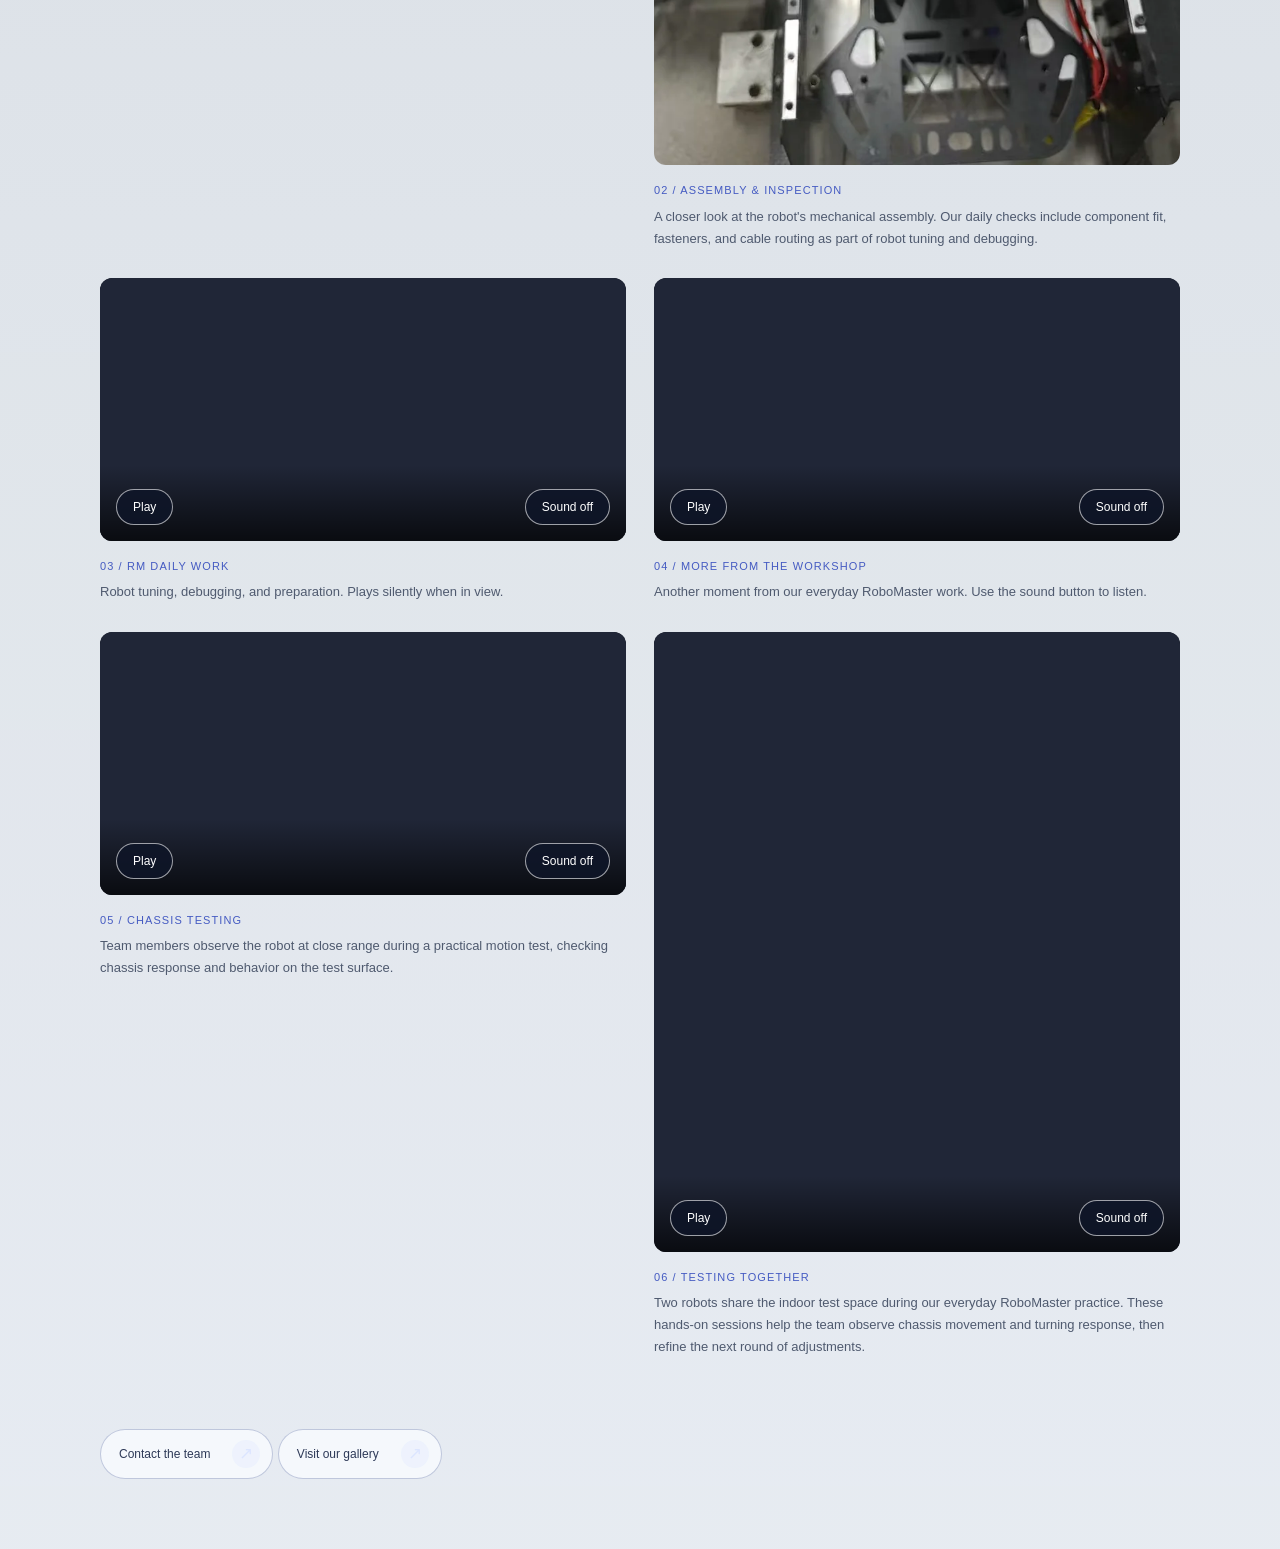
<file: robomaster.html>
<!doctype html>
<html lang="en">
<head><meta charset="utf-8"><meta name="viewport" content="width=device-width, initial-scale=1"><meta name="description" content="Building robots for competition. OMMTEC, Shanghai Institute of Technology."><title>RoboMaster Engineering — OMMTEC</title><script src="theme.js"></script><link rel="stylesheet" href="styles.css"><link rel="stylesheet" href="flow.css"><link rel="stylesheet" href="theme.css"></head>
<body class="rm-page">
<main class="work-page">
<a class="work-link" href="index.html#research">← Back to research</a>
<h1>RoboMaster Engineering</h1>
<p class="eyebrow">OMMTEC / Research direction 01</p>
<div class="work-body"><p class="lead">Building robots for competition.</p><p>RoboMaster is part of our robotics work at Shanghai Institute of Technology. The team has received provincial-level RoboMaster awards.</p><h2>Everyday RoboMaster</h2><p>Our RM routine starts at the workbench: sorting equipment, organizing components and tools, and preparing the hardware for the next round of testing. These everyday tasks are part of the engineering work behind our competition robots.</p><p>Robot tuning and debugging are another part of that routine. We work together to check the hardware, investigate issues, and make adjustments as we prepare the robots for testing and competition.</p></div>
<section class="rm-media" aria-label="RoboMaster daily work">
  <figure><img src="images/rm-workshop.webp" alt="Team members sorting equipment and working on robot components at the workbench" loading="lazy" decoding="async"><figcaption><span>01 / At the workbench</span>Equipment sorting, component preparation, and hands-on teamwork.</figcaption></figure>
  <figure><img src="images/rm-assembly.webp" alt="Close-up of a robot assembly with structural plates, fasteners, motors, and wiring" loading="lazy" decoding="async"><figcaption><span>02 / Assembly &amp; inspection</span>A closer look at the robot's mechanical assembly. Our daily checks include component fit, fasteners, and cable routing as part of robot tuning and debugging.</figcaption></figure>
  <figure class="rm-video-feature"><div class="rm-video-player"><video muted loop playsinline preload="none" aria-label="RoboMaster daily work video 1"><source data-src="media/rm-daily.mp4" type="video/mp4"></video><div class="rm-video-controls"><button type="button" data-play>Play</button><button type="button" data-sound aria-label="Turn sound on" aria-pressed="false">Sound off</button></div></div><figcaption><span>03 / RM daily work</span>Robot tuning, debugging, and preparation. Plays silently when in view.</figcaption></figure>
  <figure class="rm-video-feature"><div class="rm-video-player"><video muted loop playsinline preload="none" aria-label="RoboMaster daily work video 2"><source data-src="media/rm-daily-2.mp4" type="video/mp4"></video><div class="rm-video-controls"><button type="button" data-play>Play</button><button type="button" data-sound aria-label="Turn sound on" aria-pressed="false">Sound off</button></div></div><figcaption><span>04 / More from the workshop</span>Another moment from our everyday RoboMaster work. Use the sound button to listen.</figcaption></figure>
  <figure class="rm-video-feature"><div class="rm-video-player"><video muted loop playsinline preload="none" aria-label="RoboMaster chassis testing video"><source data-src="media/rm-daily-3.mp4" type="video/mp4"></video><div class="rm-video-controls"><button type="button" data-play>Play</button><button type="button" data-sound aria-label="Turn sound on" aria-pressed="false">Sound off</button></div></div><figcaption><span>05 / Chassis testing</span>Team members observe the robot at close range during a practical motion test, checking chassis response and behavior on the test surface.</figcaption></figure>
  <figure class="rm-video-feature"><div class="rm-video-player"><video muted loop playsinline preload="none" width="1280" height="720" aria-label="Two RoboMaster robots during an indoor motion test"><source data-src="media/rm-daily-4.mp4" type="video/mp4"></video><div class="rm-video-controls"><button type="button" data-play>Play</button><button type="button" data-sound aria-label="Turn sound on" aria-pressed="false">Sound off</button></div></div><figcaption><span>06 / Testing together</span>Two robots share the indoor test space during our everyday RoboMaster practice. These hands-on sessions help the team observe chassis movement and turning response, then refine the next round of adjustments.</figcaption></figure>
</section>
<a class="work-link" href="mailto:2283934226@qq.com">Contact the team <span aria-hidden="true">↗</span></a>
<a class="work-link" href="index.html#gallery">Visit our gallery <span aria-hidden="true">↗</span></a>
</main>
<script src="rm-video.js"></script>
</body></html>
</file>
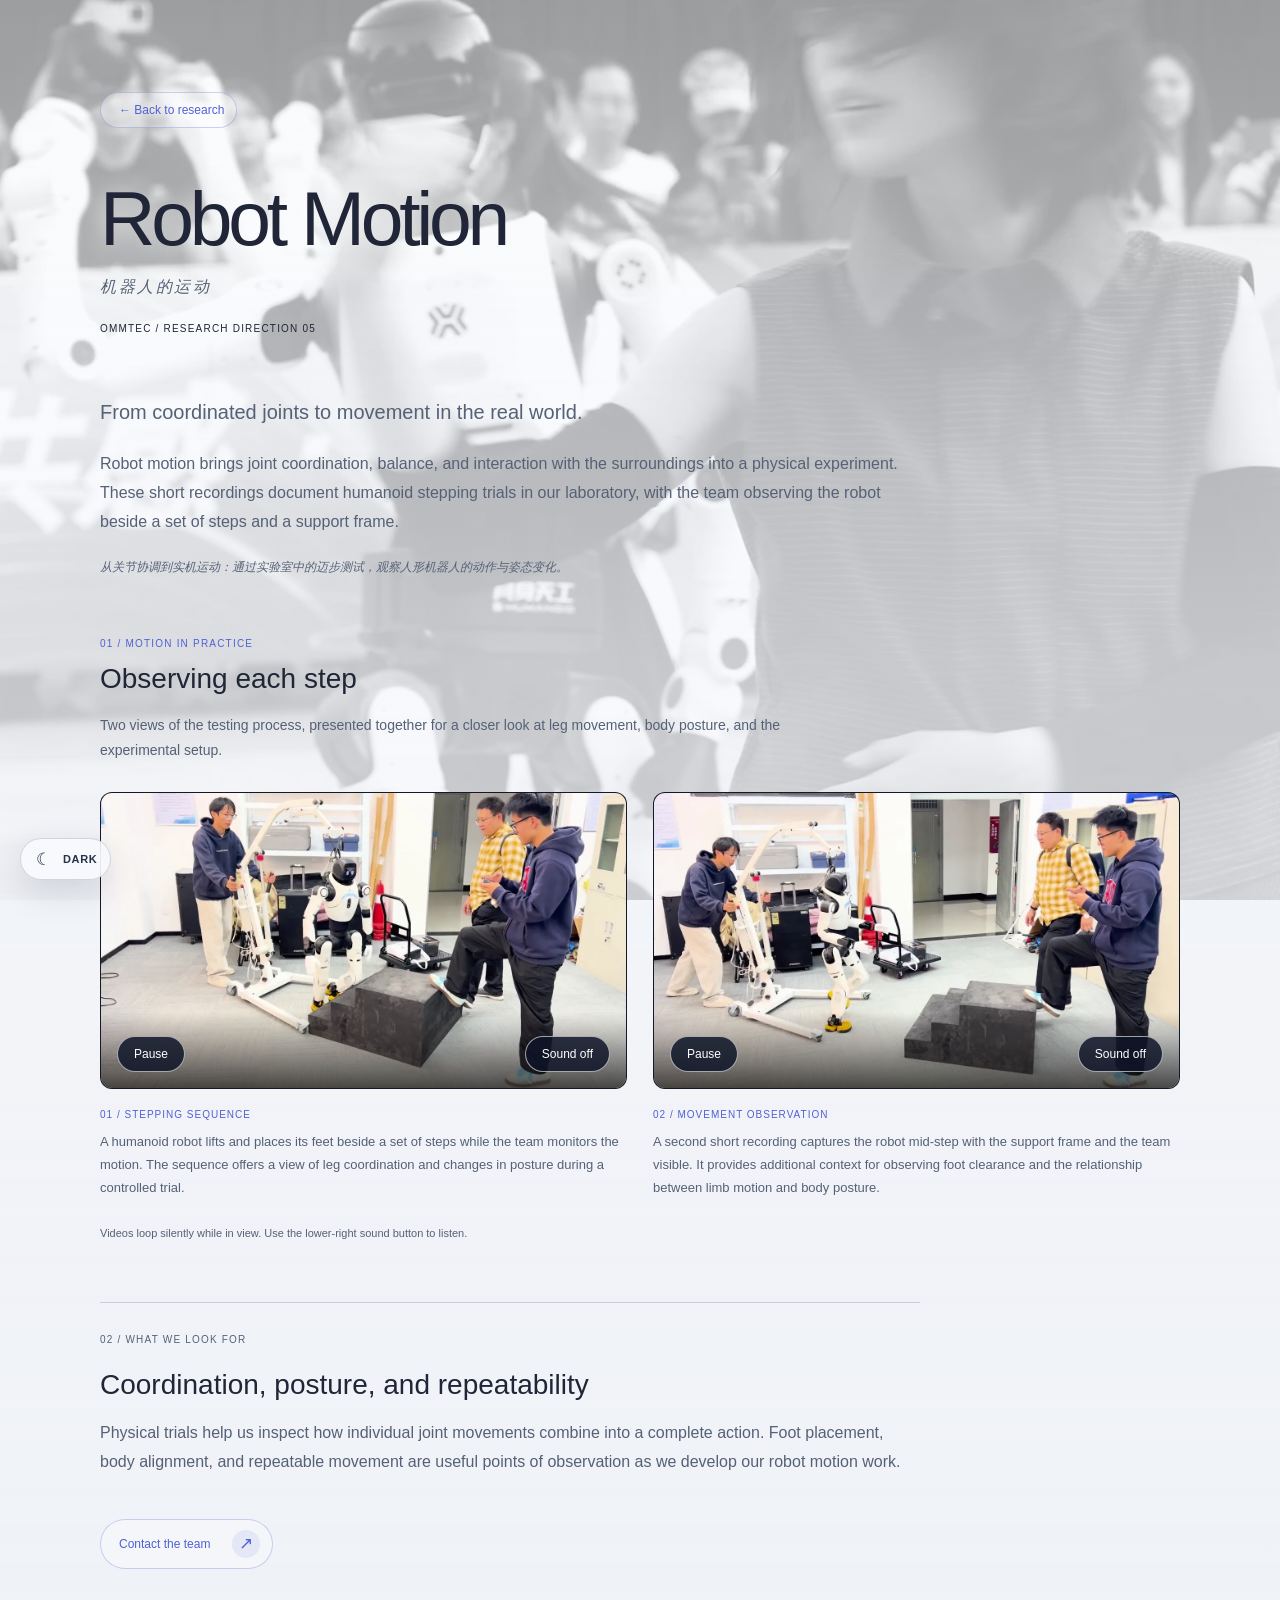
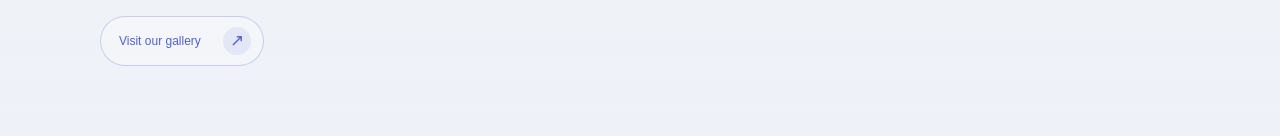
<file: robot-motion.html>
<!doctype html>
<html lang="en">
<head>
  <meta charset="utf-8">
  <meta name="viewport" content="width=device-width, initial-scale=1">
  <meta name="description" content="Robot Motion: humanoid stepping and coordinated movement in the OMMTEC laboratory, Shanghai Institute of Technology.">
  <title>Robot Motion · 机器人的运动 — OMMTEC</title>
  <script src="theme.js"></script>
  <link rel="stylesheet" href="styles.css">
  <link rel="stylesheet" href="flow.css">
  <link rel="stylesheet" href="theme.css">
  <link rel="stylesheet" href="robot-motion.css?v=20261030b">
</head>
<body class="motion-page">
  <main class="work-page">
    <a class="work-link" href="index.html#research">← Back to research</a>
    <h1>Robot Motion <small lang="zh-CN">机器人的运动</small></h1>
    <p class="eyebrow">OMMTEC / Research direction 05</p>
    <div class="work-body motion-intro">
      <p class="lead">From coordinated joints to movement in the real world.</p>
      <p>Robot motion brings joint coordination, balance, and interaction with the surroundings into a physical experiment. These short recordings document humanoid stepping trials in our laboratory, with the team observing the robot beside a set of steps and a support frame.</p>
      <p class="motion-zh" lang="zh-CN">从关节协调到实机运动：通过实验室中的迈步测试，观察人形机器人的动作与姿态变化。</p>
    </div>
    <section class="motion-recordings" aria-labelledby="motion-recordings-heading">
      <div class="motion-section-head">
        <p class="eyebrow">01 / Motion in practice</p>
        <h2 id="motion-recordings-heading">Observing each step</h2>
        <p>Two views of the testing process, presented together for a closer look at leg movement, body posture, and the experimental setup.</p>
      </div>
      <div class="motion-video-grid">
        <figure>
          <div class="rm-video-player">
            <video muted loop playsinline preload="none" poster="robot-motion-1-poster.webp" width="1280" height="720" aria-label="Humanoid stepping trial beside a set of steps">
              <source data-src="robot-motion-1.mp4" type="video/mp4">
            </video>
            <div class="rm-video-controls"><button type="button" data-play>Play</button><button type="button" data-sound aria-label="Turn sound on" aria-pressed="false">Sound off</button></div>
          </div>
          <figcaption><span>01 / Stepping sequence</span>A humanoid robot lifts and places its feet beside a set of steps while the team monitors the motion. The sequence offers a view of leg coordination and changes in posture during a controlled trial.</figcaption>
        </figure>
        <figure>
          <div class="rm-video-player">
            <video muted loop playsinline preload="none" poster="robot-motion-2-poster.webp" width="1280" height="720" aria-label="Additional view of a humanoid robot motion trial in the laboratory">
              <source data-src="robot-motion-2.mp4" type="video/mp4">
            </video>
            <div class="rm-video-controls"><button type="button" data-play>Play</button><button type="button" data-sound aria-label="Turn sound on" aria-pressed="false">Sound off</button></div>
          </div>
          <figcaption><span>02 / Movement observation</span>A second short recording captures the robot mid-step with the support frame and the team visible. It provides additional context for observing foot clearance and the relationship between limb motion and body posture.</figcaption>
        </figure>
      </div>
      <p class="motion-playback-note">Videos loop silently while in view. Use the lower-right sound button to listen.</p>
    </section>
    <div class="work-body motion-outlook">
      <p class="eyebrow">02 / What we look for</p>
      <h2>Coordination, posture, and repeatability</h2>
      <p>Physical trials help us inspect how individual joint movements combine into a complete action. Foot placement, body alignment, and repeatable movement are useful points of observation as we develop our robot motion work.</p>
      <a class="work-link" href="mailto:2283934226@qq.com">Contact the team <span aria-hidden="true">↗</span></a>
    </div>
    <a class="work-link" href="index.html#gallery">Visit our gallery <span aria-hidden="true">↗</span></a>
  </main>
  <script src="rm-video.js"></script>
</body>
</html>
</file>
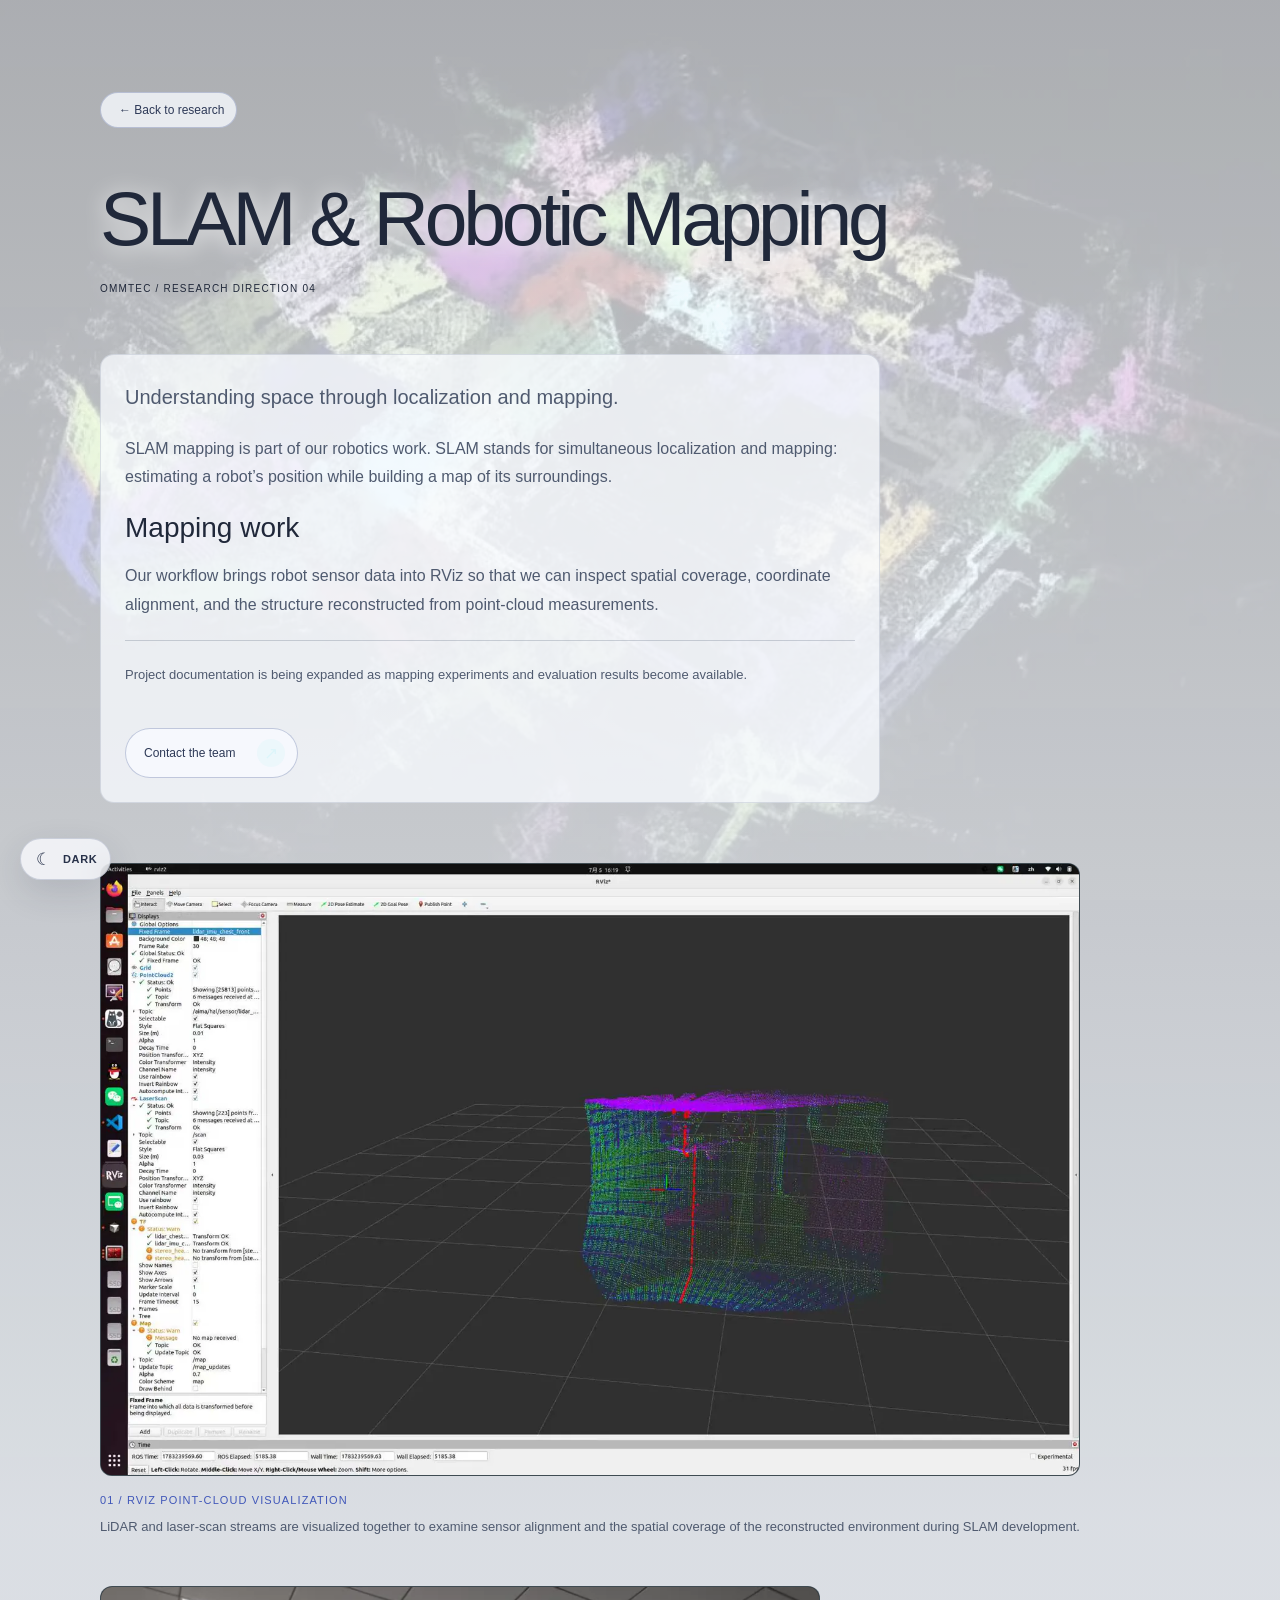
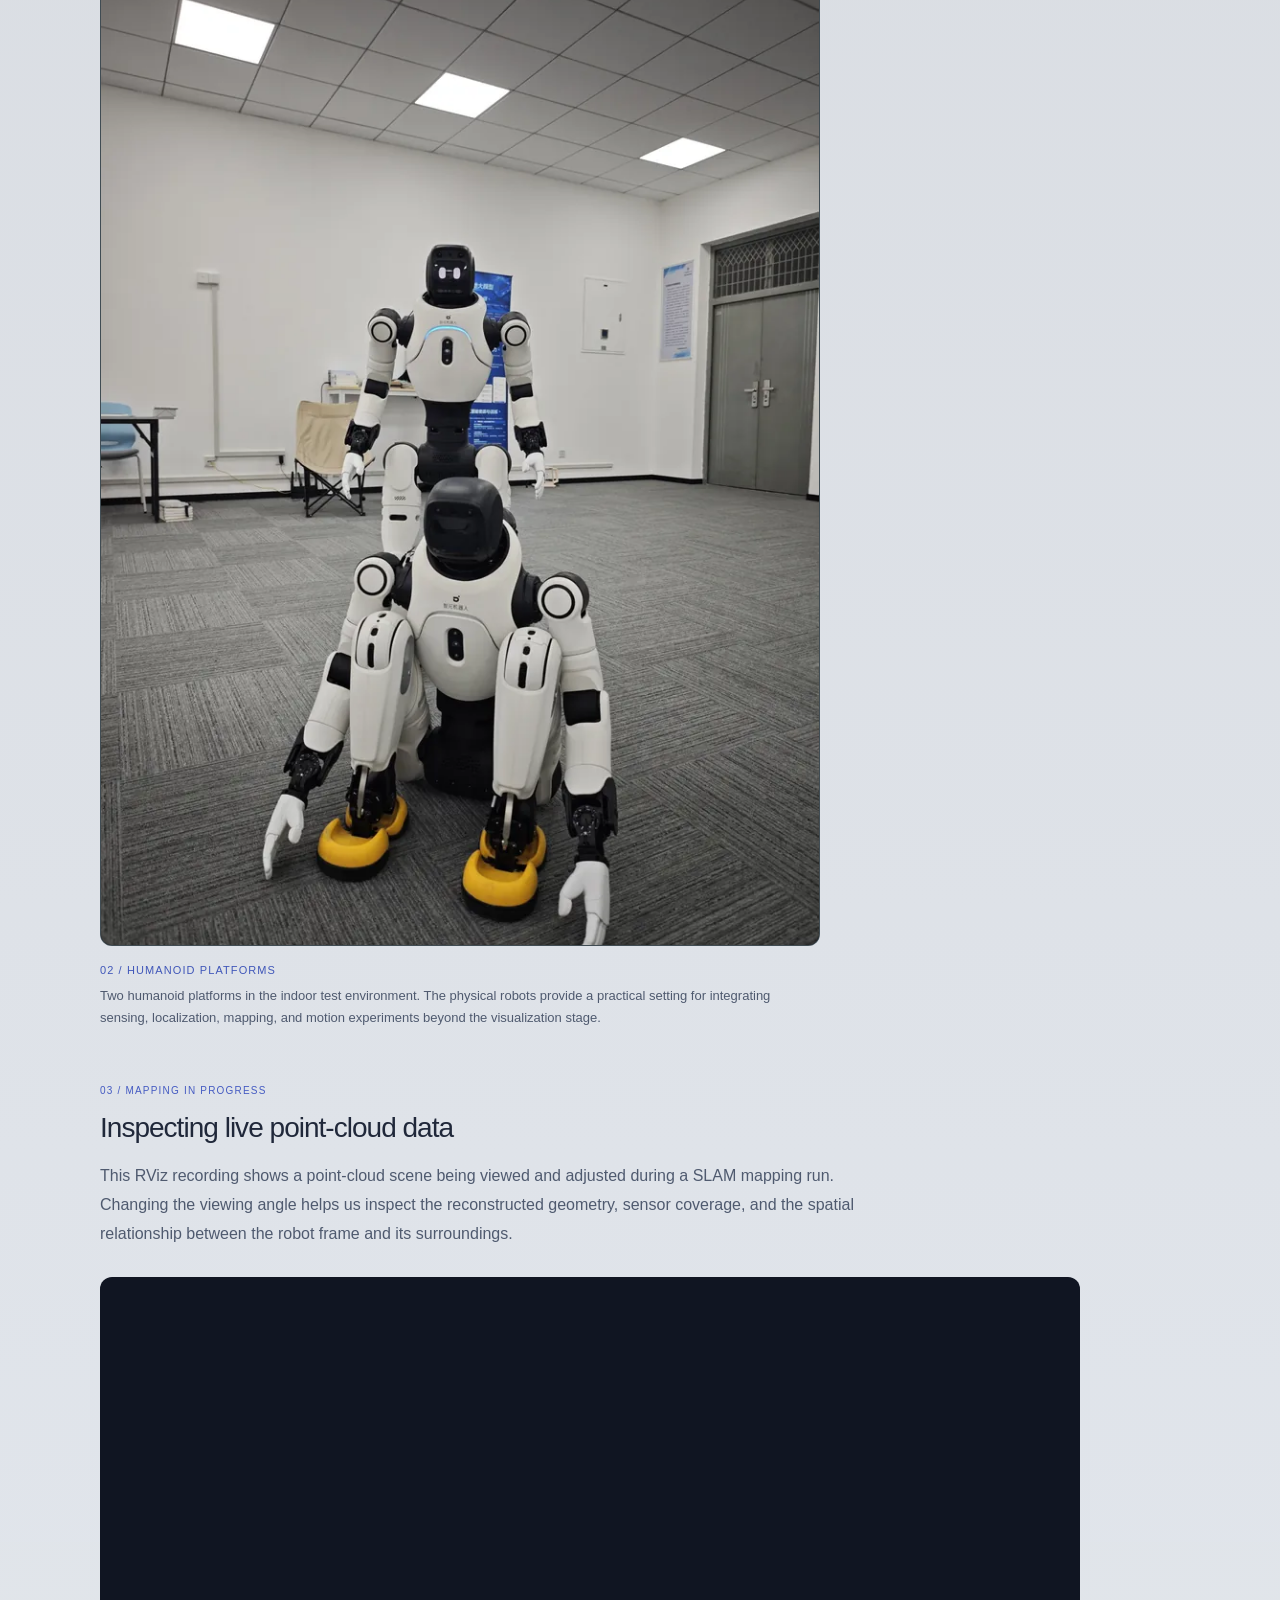
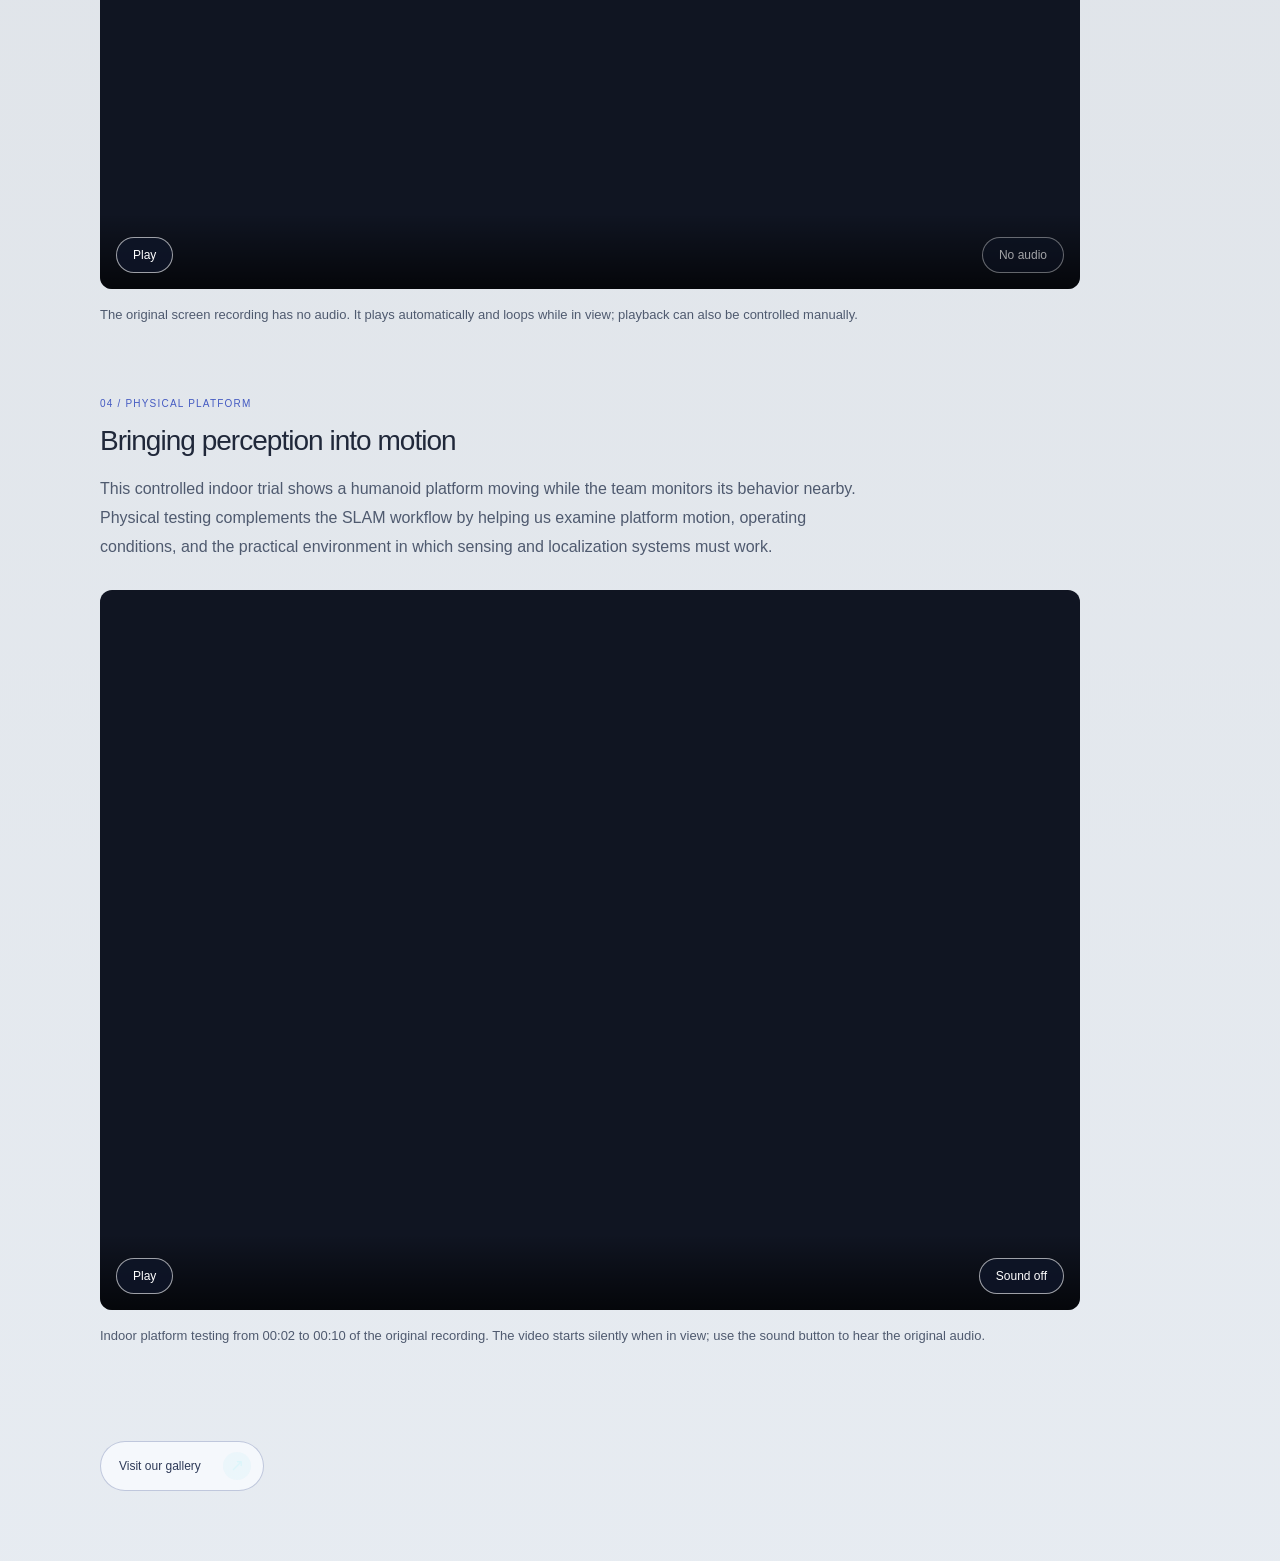
<file: slam.html>
<!doctype html>
<html lang="en">
<head><meta charset="utf-8"><meta name="viewport" content="width=device-width, initial-scale=1"><meta name="description" content="Understanding space through localization and mapping. OMMTEC, Shanghai Institute of Technology."><title>SLAM &amp; Robotic Mapping — OMMTEC</title><script src="theme.js"></script><link rel="stylesheet" href="styles.css"><link rel="stylesheet" href="flow.css"><link rel="stylesheet" href="theme.css"></head>
<body class="slam-page">
<main class="work-page">
<a class="work-link" href="index.html#research">← Back to research</a>
<h1>SLAM &amp; Robotic Mapping</h1>
<p class="eyebrow">OMMTEC / Research direction 04</p>
<div class="work-body"><p class="lead">Understanding space through localization and mapping.</p><p>SLAM mapping is part of our robotics work. SLAM stands for simultaneous localization and mapping: estimating a robot’s position while building a map of its surroundings.</p><h2>Mapping work</h2><p>Our workflow brings robot sensor data into RViz so that we can inspect spatial coverage, coordinate alignment, and the structure reconstructed from point-cloud measurements.</p><p class="status">Project documentation is being expanded as mapping experiments and evaluation results become available.</p><a class="work-link" href="mailto:2283934226@qq.com">Contact the team <span aria-hidden="true">↗</span></a></div>
<figure class="slam-study"><img src="images/slam-rviz-point-cloud.webp" width="1600" height="1000" alt="RViz displaying a colored three-dimensional point cloud produced from robot sensor data" loading="lazy" decoding="async"><figcaption><span>01 / RViz point-cloud visualization</span>LiDAR and laser-scan streams are visualized together to examine sensor alignment and the spatial coverage of the reconstructed environment during SLAM development.</figcaption></figure>
<figure class="slam-study slam-study-portrait"><img src="slam-humanoid-pair.webp" width="750" height="1000" alt="Two humanoid robots positioned in an indoor laboratory" loading="lazy" decoding="async"><figcaption><span>02 / Humanoid platforms</span>Two humanoid platforms in the indoor test environment. The physical robots provide a practical setting for integrating sensing, localization, mapping, and motion experiments beyond the visualization stage.</figcaption></figure>
<section class="slam-video" aria-labelledby="slam-video-heading">
  <div class="slam-video-copy"><p class="eyebrow">03 / Mapping in progress</p><h2 id="slam-video-heading">Inspecting live point-cloud data</h2><p>This RViz recording shows a point-cloud scene being viewed and adjusted during a SLAM mapping run. Changing the viewing angle helps us inspect the reconstructed geometry, sensor coverage, and the spatial relationship between the robot frame and its surroundings.</p></div>
  <figure><div class="rm-video-player" data-audio="none"><video muted loop playsinline preload="none" aria-label="RViz point-cloud mapping screen recording"><source data-src="media/slam-mapping-demo.mp4" type="video/mp4"></video><div class="rm-video-controls"><button type="button" data-play>Play</button><button type="button" data-sound disabled aria-label="Source video has no audio">No audio</button></div></div><figcaption>The original screen recording has no audio. It plays automatically and loops while in view; playback can also be controlled manually.</figcaption></figure>
</section>
<section class="slam-video" aria-labelledby="slam-platform-heading">
  <div class="slam-video-copy"><p class="eyebrow">04 / Physical platform</p><h2 id="slam-platform-heading">Bringing perception into motion</h2><p>This controlled indoor trial shows a humanoid platform moving while the team monitors its behavior nearby. Physical testing complements the SLAM workflow by helping us examine platform motion, operating conditions, and the practical environment in which sensing and localization systems must work.</p></div>
  <figure><div class="rm-video-player"><video muted loop playsinline preload="none" width="1280" height="720" aria-label="Humanoid robot moving during an indoor platform test"><source data-src="slam-platform-test.mp4" type="video/mp4"></video><div class="rm-video-controls"><button type="button" data-play>Play</button><button type="button" data-sound aria-label="Turn sound on" aria-pressed="false">Sound off</button></div></div><figcaption>Indoor platform testing from 00:02 to 00:10 of the original recording. The video starts silently when in view; use the sound button to hear the original audio.</figcaption></figure>
</section>
<a class="work-link" href="index.html#gallery">Visit our gallery <span aria-hidden="true">↗</span></a>
</main>
<script src="rm-video.js"></script>
</body></html>
</file>
<file: styles.css>
:root{--ink:#202637;--muted:#556176;--line:rgba(36,45,68,.18);--accent:#4f61d3}*{box-sizing:border-box}html{scroll-behavior:smooth}body{margin:0;color:var(--ink);font-family:Arial,Helvetica,sans-serif}.nav{height:76px;display:flex;align-items:center;justify-content:space-between;padding:0 5.5vw;position:relative;z-index:10;background:rgba(255,255,255,.6);backdrop-filter:blur(14px);border-bottom:1px solid var(--line)}.brand{color:var(--ink);text-decoration:none;font-size:22px;font-weight:700;letter-spacing:-1.5px}.brand i{font-style:normal;font-weight:400}.nav nav{display:flex;gap:25px}.nav a{color:#536075;text-decoration:none;font-size:12px}.nav a:hover{color:var(--accent)}.menu{display:none}h1,h2,h3,p{margin:0}em{font-style:normal;color:var(--accent);font-weight:400}.eyebrow,.section-label,.member span,.award-list span{font-size:10px;text-transform:uppercase;letter-spacing:.12em}.hero{--pointer-x:50%;--pointer-y:50%;min-height:760px;padding:94px 5.5vw 44px;position:relative;overflow:hidden;display:flex;flex-direction:column;align-items:center;text-align:center;background:linear-gradient(123deg,#f5d9ee,#d8e5ff,#e3f5e7,#fff0d5,#e3ddff);background-size:350% 350%;animation:colors 18s ease infinite}.hero:after{content:'';position:absolute;inset:0;background:radial-gradient(circle at var(--pointer-x) var(--pointer-y),rgba(255,255,255,.72),transparent 31%);pointer-events:none}.hero>*{position:relative;z-index:1}.hero .eyebrow{color:#344da8}.center-name{font-size:clamp(48px,6.4vw,104px);line-height:.88;letter-spacing:-.071em;margin:63px auto 36px;max-width:1120px;font-weight:400}.center-name span,.center-name em{display:block}.center-name span:last-child{font-size:.62em;line-height:1.03;color:#2b3345}.hero-foot{width:min(760px,100%);display:flex;align-items:end;justify-content:center;gap:30px}.hero-foot p{font-size:12px;line-height:1.55;color:#48536a}.round-link{width:56px;height:56px;display:grid;place-items:center;border:1px solid #6572aa;border-radius:50%;color:#344da8;text-decoration:none;font-size:22px;transition:.25s}.round-link:hover{background:#5365d7;border-color:#5365d7;color:white;transform:rotate(90deg)}.hero-stats{display:flex;justify-content:center;width:min(720px,100%);margin-top:auto;border-top:1px solid rgba(32,42,70,.24)}.hero-stats div{width:33%;padding:19px 16px 0;border-right:1px solid rgba(32,42,70,.18);display:flex;flex-direction:column;gap:5px}.hero-stats div:last-child{border:0}.hero-stats strong{font-size:24px;font-weight:400;letter-spacing:-.06em}.hero-stats span{font-size:10px;text-transform:uppercase;letter-spacing:.08em;color:#4c5870}.interaction-hint{position:absolute;right:5.5vw;top:93px;color:#4a5973;font-size:10px;text-transform:uppercase;letter-spacing:.1em;display:flex;gap:8px;align-items:center}.signal-dot{height:7px;width:7px;border-radius:50%;background:#5266da;animation:pulse 2s infinite}.cursor-readout{display:none!important}.section{position:relative;overflow:hidden;padding:125px 5.5vw}.section:before{content:'';position:absolute;top:-52px;left:-5%;right:-5%;height:105px;border-radius:50%;background:inherit;filter:brightness(1.02)}.section>*{position:relative;z-index:1}.about{display:grid;grid-template-columns:22% 1fr 210px;gap:30px;background:#eef1f9}.research{background:#e5f2ee}.people{background:#f7edde}.gallery{background:#e9e6f6}.honors{background:#eaf0f8}.contact{background:#f5e9ed;padding-bottom:55px}.section-label{color:#5d6785}.about-copy h2,.research h2,.people h2,.gallery h2,.honors h2,.contact h2{font-size:clamp(38px,4.8vw,72px);letter-spacing:-.06em;line-height:.98;font-weight:400}.about-copy p{max-width:560px;font-size:15px;line-height:1.75;color:var(--muted);margin-top:23px}.location-card{align-self:end;min-height:203px;padding:23px;border:1px solid var(--line);background:rgba(255,255,255,.42);display:flex;flex-direction:column}.location-card span,.research-list span,.people .section-label,.member span,.award-list span{color:#4e5fca}.location-card strong{font-size:16px;font-weight:400;line-height:1.25;margin:auto 0 12px}.location-card small{font-size:11px;line-height:1.5;color:var(--muted)}.research-head,.people-head{display:flex;justify-content:space-between;align-items:end;margin:34px 0 65px}.research-head p,.people-head p{max-width:280px;color:var(--muted);font-size:13px;line-height:1.7}.research-list,.member-grid,.award-list{border-top:1px solid var(--line)}.research-list article{display:grid;grid-template-columns:14% 38% 1fr;gap:20px;padding:29px 0;border-bottom:1px solid var(--line);transition:.25s}.research-list article:hover{padding-left:15px;background:rgba(255,255,255,.35)}.research-list h3{font-size:23px;line-height:1.08;font-weight:400}.research-list p,.member p,.award-list p{font-size:13px;line-height:1.65;color:var(--muted);max-width:360px}.member-grid{display:grid;grid-template-columns:repeat(4,1fr)}.member{display:flex;flex-direction:column;min-height:355px;padding:20px 18px 28px;border-right:1px solid var(--line);transition:.25s}.member:hover{background:rgba(255,255,255,.35)}.member:last-child{border:0}.portrait{width:100%;height:178px;object-fit:cover;object-position:center 28%;filter:saturate(.78);transition:.35s}.member:hover .portrait{filter:saturate(1);transform:scale(1.025)}.portrait.advisor{object-position:center 30%;background:#f1e2d0}.member span{margin-top:18px}.member h3{font-size:22px;font-weight:400;letter-spacing:-.04em;margin:8px 0}.gallery-intro{display:grid;grid-template-columns:22% 1fr;gap:30px;margin-bottom:52px}.gallery-intro>div{display:flex;justify-content:space-between;align-items:end;gap:30px}.gallery-intro p{max-width:290px;color:var(--muted);font-size:13px;line-height:1.65}.gallery-grid{display:grid;grid-template-columns:repeat(12,1fr);gap:14px}.gallery-item{grid-column:span 4;min-height:282px;position:relative;overflow:hidden;border:1px solid var(--line);padding:0;background:#ddd;cursor:pointer;text-align:left;color:white}.gallery-item.gallery-wide{grid-column:span 8}.gallery-item img{position:absolute;inset:0;width:100%;height:100%;object-fit:cover;filter:brightness(.74);transition:.55s}.gallery-item:after{content:'';position:absolute;inset:0;background:linear-gradient(0deg,rgba(20,25,40,.75),transparent 57%)}.gallery-item:hover img{transform:scale(1.07);filter:brightness(.92)}.gallery-item span{position:absolute;z-index:1;left:19px;bottom:18px;font-size:12px}.honors-layout{display:grid;grid-template-columns:35% 1fr;gap:8%;margin-top:35px}.award-list article{padding:21px 0;border-bottom:1px solid var(--line)}.award-list h3{font-size:20px;font-weight:400;margin:7px 0}.email{display:inline-flex;gap:35px;color:var(--ink);font-size:clamp(24px,3.4vw,49px);letter-spacing:-.055em;text-decoration:none;border-bottom:1px solid #596bd5;padding-bottom:9px}.email:hover{color:#485ccd}.contact h2{margin:27px 0 40px}.address{margin-top:100px;color:var(--muted);font-size:11px;line-height:1.6;letter-spacing:.04em}footer{background:#e5e9f0;color:#596274;padding:21px 5.5vw;display:flex;justify-content:space-between;font-size:10px;letter-spacing:.1em;text-transform:uppercase}.lightbox{width:min(94vw,1160px);height:min(90vh,800px);padding:0;border:1px solid #c6ccdb;background:#edf0f7;color:var(--ink)}.lightbox::backdrop{background:rgba(38,43,67,.72);backdrop-filter:blur(5px)}.lightbox figure{height:100%;margin:0;display:grid;grid-template-rows:1fr auto}.lightbox img{width:100%;height:100%;object-fit:contain;background:#e4e8f0}.lightbox figcaption{padding:14px 20px;font-size:12px;color:var(--muted)}.lightbox button{position:absolute;z-index:2;width:42px;height:42px;border-radius:50%;background:white;border:1px solid #c3cada;color:#293145;font-size:21px}.lightbox-close{right:15px;top:15px}.lightbox-prev{left:16px;top:50%}.lightbox-next{right:16px;top:50%}.lightbox button:hover{background:#586bd8;color:white}.reveal{opacity:0;transform:translateY(22px);transition:.7s}.reveal.visible{opacity:1;transform:none}@keyframes colors{0%,100%{background-position:0% 50%}50%{background-position:100% 50%}}@keyframes pulse{50%{box-shadow:0 0 0 8px rgba(82,102,218,0)}}@media(max-width:720px){.nav{height:68px;padding:0 6vw}.nav nav{display:none}.menu{display:block;border:0;background:none;font-size:12px}.nav.open nav{display:flex;position:absolute;top:67px;left:0;right:0;padding:20px 6vw;flex-direction:column;gap:17px;background:#f6f7fb;border-bottom:1px solid var(--line)}.hero{min-height:675px;padding:72px 6vw 35px}.center-name{margin:46px auto 30px}.hero-foot{gap:18px}.hero-stats div{padding:16px 6px 0}.hero-stats strong{font-size:20px}.hero-stats span{font-size:8px}.interaction-hint{display:none}.section{padding:85px 6vw}.about,.gallery-intro{grid-template-columns:1fr;gap:30px}.location-card{width:210px}.research-head,.people-head,.gallery-intro>div{display:block;margin:25px 0 45px}.research-head p,.people-head p,.gallery-intro p{margin-top:22px}.research-list article{grid-template-columns:12% 1fr;gap:15px}.research-list p{grid-column:2}.member-grid{grid-template-columns:repeat(2,1fr)}.member:nth-child(2){border-right:0}.member{min-height:280px;border-bottom:1px solid var(--line)}.portrait{height:125px}.gallery-grid{display:block}.gallery-item,.gallery-item.gallery-wide{display:block;width:100%;height:255px;min-height:0;margin-bottom:13px}.honors-layout{grid-template-columns:1fr;gap:40px}.contact{padding-bottom:35px}.lightbox-prev{left:8px}.lightbox-next{right:8px}}@media(prefers-reduced-motion:reduce){*,*:before,*:after{animation-duration:.01ms!important;animation-iteration-count:1!important;transition-duration:.01ms!important}.reveal{opacity:1;transform:none}}
</file>
<file: flow.css>
/* A continuous, single-canvas treatment for all content sections. */
.slam-page{background:#06090f}
.slam-page::before{
  content:"";position:fixed;inset:0;pointer-events:none;
  background:url("images/slam-background.webp") center center / cover no-repeat;
}
.slam-page .work-page{
  position:relative;animation:none;
  --ink:#f1f5ff;--muted:#d5dfeb;--accent:#a4e6ed;--line:rgba(205,231,240,.25);
  color:var(--ink);
  background:linear-gradient(180deg,rgba(5,9,18,.42),rgba(5,9,18,.72) 45%,rgba(5,9,18,.86));
}
.slam-page h1{text-shadow:0 3px 26px rgba(0,0,0,.8)}
.slam-page .work-body{
  padding:24px;border-radius:14px;background:rgba(8,15,28,.78);
  border:1px solid rgba(185,218,240,.17);
}
.slam-page .work-link{
  color:#dcf5fa;background:rgba(10,23,37,.8);border-color:rgba(164,230,237,.45);
}
.slam-page .work-link span{color:#dcf5fa;background:rgba(164,230,237,.12)}
.slam-page .work-link:hover{background:rgba(30,61,78,.92);box-shadow:0 7px 22px rgba(0,0,0,.2)}
.slam-page .work-page>*{animation:rm-enter .7s cubic-bezier(.22,.61,.36,1) both}
.slam-page .work-page>h1{animation-delay:.05s}
.slam-page .work-page>.eyebrow{animation-delay:.1s}
.slam-page .work-page>.work-body{animation-delay:.2s}
.slam-page .work-page>.slam-study{animation-delay:.25s}
.slam-page .work-page>.slam-video{animation-delay:.3s}
.slam-page .work-page>.work-link:last-child{animation-delay:.35s}
.slam-study{margin:0 0 48px;max-width:980px}
.slam-study-portrait{max-width:720px}
.slam-study img{display:block;width:100%;height:auto;border-radius:12px;border:1px solid rgba(210,240,246,.24);background:#121820}
.slam-study figcaption{padding-top:15px;color:#c1d0d6;font-size:13px;line-height:1.7}
.slam-study figcaption span{display:block;margin-bottom:6px;color:#9fe5eb;font-size:11px;letter-spacing:.1em;text-transform:uppercase}
.slam-video{margin:56px 0 72px;max-width:980px}
.slam-video-copy{max-width:780px;margin-bottom:28px}
.slam-video .eyebrow{color:var(--accent);margin-bottom:16px}
.slam-video h2{font-size:32px;letter-spacing:-.035em}
.slam-video-copy>p:not(.eyebrow){color:var(--muted);line-height:1.8}
.slam-video figure{margin:0}
.slam-video video{display:block;width:100%;aspect-ratio:8/5;object-fit:contain;background:#101522}
.slam-video figcaption{padding-top:15px;color:var(--muted);font-size:13px;line-height:1.7}
@media(max-width:720px){.slam-page .work-body{padding:18px}.slam-page::before{background-size:auto 100%;background-position:center}}
@media(prefers-reduced-motion:reduce){.slam-page .work-page>*{animation:none!important}}
.manufacturing-page{background:#101411}
.manufacturing-page::before{
  content:"";position:fixed;inset:0;pointer-events:none;
  background:url("images/manufacturing-background.webp") center center / cover no-repeat;
  filter:saturate(.75);
}
.manufacturing-page .work-page{
  position:relative;animation:none;
  --ink:#f1f2eb;--muted:#d2d8d1;--accent:#dbcca7;--line:rgba(226,229,211,.25);
  color:var(--ink);
  background:linear-gradient(180deg,rgba(10,15,12,.5),rgba(10,15,12,.82) 24%,rgba(10,15,12,.91));
}
.manufacturing-page h1{text-shadow:0 3px 25px rgba(0,0,0,.7)}
.manufacturing-page .work-body{
  padding:24px;border-radius:14px;background:rgba(12,18,15,.62);
  border:1px solid rgba(231,232,214,.13);
}
.manufacturing-page .work-link{
  color:#f0ead8;background:rgba(18,25,21,.8);border-color:rgba(219,204,167,.5);
}
.manufacturing-page .work-link span{color:#eadfc1;background:rgba(219,204,167,.12)}
.manufacturing-page .work-link:hover{background:rgba(60,64,46,.9);box-shadow:0 7px 22px rgba(0,0,0,.2)}
.manufacturing-page .casting-images figcaption,
.manufacturing-page .casting-videos figcaption{
  padding:18px;border-radius:0 0 12px 12px;background:rgba(12,18,15,.68);
}
@media(max-width:720px){.manufacturing-page .work-body{padding:18px}.manufacturing-page::before{background-position:55% center}}
#sandblasting video{display:block;width:100%;aspect-ratio:1;object-fit:contain;background:#101522}
.manufacturing-topics{display:flex;flex-wrap:wrap;gap:16px}
.manufacturing-topic{margin:60px 0 80px;scroll-margin-top:32px}
.manufacturing-topic>.eyebrow{color:var(--accent);margin-bottom:20px}
.manufacturing-topic>p:not(.eyebrow){max-width:780px;line-height:1.8;color:var(--muted);margin-bottom:22px}
.manufacturing-topic>.status{border-top:1px solid var(--line);padding-top:22px;font-size:13px}
.casting-images,.casting-videos{display:grid;grid-template-columns:1fr 1fr;gap:28px;margin:32px 0 56px;align-items:start}
.casting-images figure,.casting-videos figure{margin:0;min-width:0}
.casting-images img{display:block;width:100%;height:auto;border-radius:12px;border:1px solid var(--line)}
.casting-images a{display:block;border-radius:12px}
.casting-images a:focus-visible{outline:2px solid var(--accent);outline-offset:4px}
.casting-images figcaption,.casting-videos figcaption{font-size:13px;line-height:1.8;color:var(--muted);padding-top:16px}
.casting-images figcaption strong,.casting-videos figcaption strong{display:block;color:var(--ink);font-weight:400;font-size:17px;margin-bottom:8px}
.casting-video-title{font-size:26px;font-weight:400;margin-bottom:18px}
.casting-videos video{display:block;width:100%;height:320px;object-fit:contain;background:#101522}
.manufacturing-page .work-page>*{animation:rm-enter .7s cubic-bezier(.22,.61,.36,1) both}
.manufacturing-page .work-page>h1{animation-delay:.05s}
.manufacturing-page .work-page>.eyebrow{animation-delay:.1s}
.manufacturing-page .work-page>.work-body{animation-delay:.15s}
.manufacturing-page #sandblasting{animation-delay:.2s}
.manufacturing-page #procast,.manufacturing-page .work-page>.work-link:not(:first-child){animation-delay:.3s}
@media(max-width:720px){.casting-images,.casting-videos{grid-template-columns:1fr}.casting-videos video{height:auto;min-height:240px;max-height:480px}}
@media(prefers-reduced-motion:reduce){.manufacturing-page .work-page>*{animation:none!important}}
.rl-page { background: #dbe0e8; }
.rl-page::before {
  content: ""; position: fixed; inset: 0; pointer-events: none;
  background: url("images/rl-background.webp") center 30% / cover no-repeat;
  filter: saturate(.7) contrast(1.04);
}
.rl-page .work-page {
  position: relative; animation: none;
  background: linear-gradient(180deg,rgba(239,243,250,.52),rgba(239,243,250,.88) 28%,rgba(237,242,250,.94));
}
.rl-page .work-page h1 { text-shadow: 0 2px 22px rgba(255,255,255,.85); }
.rl-page .work-body,.rl-page .rl-study-copy {
  padding: 24px; border-radius: 14px;
  background: rgba(249,251,255,.67);
  border: 1px solid rgba(255,255,255,.6);
}
.rl-page .work-link { background: rgba(250,252,255,.7); }
.rl-page .rm-video-player video { display:block; width:100%; min-height:280px; max-height:650px; }
.rl-page .work-page > * { animation:rm-enter .7s cubic-bezier(.22,.61,.36,1) both; }
.rl-page .work-page > h1 { animation-delay:.05s; }
.rl-page .work-page > .eyebrow { animation-delay:.1s; }
.rl-page .work-page > .work-body { animation-delay:.15s; }
.rl-page .work-page > .rl-study { animation-delay:.2s; }
.rl-page .work-page > .rl-study-secondary { animation-delay:.25s; }
.rl-page .work-page > :nth-last-child(-n+3) { animation-delay:.3s; }
@media(max-width:720px){.rl-page .work-body,.rl-page .rl-study-copy{padding:18px}}
@media(prefers-reduced-motion:reduce){.rl-page .work-page > *{animation:none!important}}
.rl-study{margin:56px 0 80px}
.rl-study-copy{max-width:780px}
.rl-study .eyebrow{color:var(--accent);margin-bottom:16px}
.rl-study h2{font-size:32px;letter-spacing:-.035em}
.rl-study p:not(.eyebrow){color:var(--muted);line-height:1.8;margin-bottom:16px}
.rl-study figure{margin:28px 0 0}
.rl-study img{display:block;width:100%;height:auto;border-radius:12px;border:1px solid var(--line)}
.rl-study figure a{display:block;border-radius:12px}
.rl-study figure a:focus-visible{outline:2px solid var(--accent);outline-offset:5px}
.rl-study figcaption{font-size:12px;line-height:1.7;color:var(--muted);margin-top:12px}
.rl-study-secondary{display:grid;grid-template-columns:1fr 1fr;gap:40px;align-items:center}
.rl-study-secondary figure{margin:0}
@media(max-width:720px){.rl-study-secondary{grid-template-columns:1fr;gap:20px}.rl-study h2{font-size:28px}}
/* RM entrance: all content finishes revealing within one second. */
.rm-page .work-page > *,
.rm-page .rm-media > figure {
  animation: rm-enter .7s cubic-bezier(.22,.61,.36,1) both;
}
.rm-page .work-page > h1 { animation-delay: .05s; }
.rm-page .work-page > .eyebrow { animation-delay: .1s; }
.rm-page .work-page > .work-body { animation-delay: .15s; }
.rm-page .work-page > .rm-media { animation: none; }
.rm-page .rm-media > figure:nth-child(1) { animation-delay: .2s; }
.rm-page .rm-media > figure:nth-child(2) { animation-delay: .25s; }
.rm-page .rm-media > figure:nth-child(3),
.rm-page .work-page > .work-link:not(:first-child) { animation-delay: .3s; }
@keyframes rm-enter {
  from { opacity: 0; transform: translateY(16px); }
  to { opacity: 1; transform: translateY(0); }
}
@media (prefers-reduced-motion: reduce) {
  .rm-page .work-page > *,
  .rm-page .rm-media > figure { animation: none !important; }
}
.rm-video-feature{grid-column:auto}
.rm-video-feature:nth-child(4),.rm-video-feature:nth-child(5){animation-delay:.3s!important}
.rm-video-player{position:relative;overflow:hidden;border-radius:12px;background:#101522}
.rm-video-controls{position:absolute;bottom:0;left:0;right:0;display:flex;justify-content:space-between;gap:16px;padding:24px 16px 16px;background:linear-gradient(transparent,rgba(0,0,0,.7))}
.rm-video-controls button{border:1px solid rgba(255,255,255,.6);border-radius:30px;background:rgba(15,22,40,.85);color:white;padding:10px 16px;cursor:pointer;font:inherit;font-size:12px}
.rm-video-controls button:hover{background:#455989}
.rm-video-controls button:disabled{opacity:.62;cursor:default;background:rgba(15,22,40,.72)}
.rm-video-controls button:focus-visible{outline:2px solid white;outline-offset:3px}
/* Arena photograph stays behind the RM page only; original scene is preserved. */
.rm-page { background: #0c101c; }
.rm-page::before {
  content: "";
  position: fixed;
  inset: 0;
  background: url("images/rm-arena.jpg") center center / cover no-repeat;
  filter: contrast(1.08) brightness(1.08);
  pointer-events: none;
}
.rm-page .work-page {
  position: relative;
  --ink: #f3f5ff;
  --muted: #d8dfef;
  --accent: #b8c8ff;
  --line: rgba(221,230,255,.25);
  color: var(--ink);
  background: linear-gradient(180deg,rgba(8,12,24,.46),rgba(8,12,24,.82) 34%,rgba(8,12,24,.94));
  animation: none;
}
.rm-page .work-page h1 { text-shadow: 0 3px 24px rgba(0,0,0,.65); }
.rm-page .work-link {
  color: #eef2ff;
  background: rgba(13,20,38,.68);
  border-color: rgba(204,218,255,.45);
}
.rm-page .work-link:hover { background: rgba(60,77,119,.86); }
.rm-page .work-link span { color: #dce5ff; background: rgba(195,213,255,.15); }
.rm-page .work-page .work-body { padding: 24px; border-radius: 12px; background: rgba(8,13,26,.42); }
@media(max-width:720px) {
  .rm-page::before { background-position: 48% center; }
  .rm-page .work-page .work-body { padding: 18px; }
}
.rm-media{display:grid;grid-template-columns:1fr 1fr;gap:28px;margin:0 0 48px;align-items:start}
.rm-media figure{margin:0;min-width:0}
.rm-media img,.rm-media video{display:block;width:100%;border-radius:12px;background:#202637}
.rm-media img{height:auto}
.rm-media video{min-height:260px;max-height:620px}
.rm-media figcaption{font-size:13px;line-height:1.7;color:var(--muted);padding-top:16px}
.rm-media figcaption span{display:block;font-size:11px;text-transform:uppercase;letter-spacing:.1em;color:var(--accent);margin-bottom:6px}
@media(max-width:720px){.rm-media{grid-template-columns:1fr}}
.work-link{display:inline-flex;align-items:center;gap:22px;margin-top:22px;padding:10px 12px 10px 18px;border:1px solid rgba(79,97,211,.28);border-radius:40px;color:var(--accent);text-decoration:none;font-size:12px;background:rgba(255,255,255,.3);transition:background .25s,box-shadow .25s,transform .25s}
.work-link span{display:grid;place-items:center;width:28px;height:28px;border-radius:50%;background:rgba(79,97,211,.1);font-size:17px;transition:transform .25s}
.work-link:hover{background:rgba(255,255,255,.75);box-shadow:0 7px 22px rgba(79,97,211,.12);transform:translateY(-2px)}
.work-link:hover span{transform:rotate(45deg)}
.work-link:focus-visible{outline:2px solid var(--accent);outline-offset:5px}
.work-page{min-height:100vh;padding:70px max(6vw,calc((100vw - 1080px)/2));}
.work-page h1{font-size:clamp(40px,6vw,80px);font-weight:400;letter-spacing:-.055em;line-height:1.05;margin:50px 0 24px}
.work-page .lead{font-size:20px;line-height:1.6;max-width:780px;color:var(--muted)}
.work-page .work-body{margin:60px 0;max-width:780px}
.work-page h2{font-weight:400;font-size:28px;margin-bottom:18px}
.work-page .work-body p{line-height:1.8;color:var(--muted);margin-bottom:20px}
.work-page .status{font-size:13px;padding-top:22px;border-top:1px solid var(--line)}
@media(max-width:720px){.research-summary{grid-column:2}.work-page{padding:45px 6vw}.work-link{gap:12px}}
/* Center the closing invitation on the same axis as the opening title. */
#contact {
  display: flex;
  flex-direction: column;
  align-items: center;
  text-align: center;
  padding-inline: 6vw;
  padding-top: clamp(100px, 12vw, 180px) !important;
  padding-bottom: clamp(72px, 8vw, 120px) !important;
}
#contact .eyebrow { color: var(--accent); letter-spacing: .2em; }
#contact h2 {
  margin: 32px auto 44px;
  max-width: 100%;
  font-size: clamp(44px, 6.4vw, 96px);
  line-height: 1.04;
  letter-spacing: -.055em;
  text-wrap: balance;
}
#contact .email {
  position: relative;
  display: block;
  max-width: 100%;
  padding: 0 0 14px;
  border-bottom: 1px solid rgba(79, 97, 211, .4);
  font-size: clamp(22px, 3.2vw, 46px);
  letter-spacing: -.035em;
  transition: color .25s, border-color .25s;
}
#contact .email span {
  position: absolute;
  left: calc(100% + 14px);
  top: .2em;
  font-size: .55em;
  transition: transform .25s;
}
#contact .email:hover { border-color: var(--accent); }
#contact .email:hover span { transform: translate(3px, -3px); }
#contact .email:focus-visible { outline: 2px solid var(--accent); outline-offset: 8px; }
#contact .address {
  max-width: 680px;
  margin: clamp(56px, 7vw, 96px) auto 0;
  font-size: 12px;
  line-height: 1.9;
  text-wrap: balance;
}
@media (max-width: 480px) {
  #contact .email span { left: calc(100% + 8px); }
  #contact .address { font-size: 11px; }
}
main{background:linear-gradient(180deg,#f0eff8 0%,#e9eff9 18%,#e9f2ef 36%,#f4eee8 54%,#ece8f5 72%,#edf0f7 100%);background-size:100% 180%;animation:canvas-flow 28s ease-in-out infinite}.section,.contact{background:transparent!important;border:0!important}.section:before{display:none!important}.section{padding-top:105px!important;padding-bottom:105px!important}.about{background:transparent!important}.research{background:transparent!important}.people{background:transparent!important}.gallery{background:transparent!important}.honors{background:transparent!important}.contact{padding-top:105px!important}.research-head,.people-head{margin-top:20px}.gallery{padding-top:92px!important}.contact{padding-bottom:80px!important}footer{background:#e9edf3}.section-label{opacity:.8}.location-card{background:rgba(255,255,255,.34)!important}.member:hover,.research-list article:hover{background:rgba(255,255,255,.2)!important}@keyframes canvas-flow{0%,100%{background-position:50% 0}50%{background-position:50% 100%}}@media(max-width:720px){.section,.contact{padding-top:75px!important;padding-bottom:75px!important}.contact{padding-bottom:55px!important}}
</file>
<file: hero-flow.css>
.hero {
  isolation: isolate;
  background: #fbfcff;
  animation: none;
}

.hero::before { content: none; }

.particle-field {
  position: absolute;
  inset: 0;
  width: 100%;
  height: 100%;
  pointer-events: none;
  opacity: .8;
}

.hero .center-name {
  text-shadow: 0 2px 18px rgba(255, 255, 255, .96);
}

.hero .center-name em {
  color: transparent;
  background: linear-gradient(96deg, #16a89c 8%, #477ae2 42%, #8157ce 67%, #df4c91 92%);
  background-clip: text;
  -webkit-background-clip: text;
}

@media (max-width: 720px) {
  .particle-field { opacity: .68; }
}

@media (prefers-reduced-motion: reduce) {
  .particle-field { opacity: .5; }
}

/* Architectural locator card for the laboratory base. */
@media (min-width: 721px) {
  .about { grid-template-columns: 22% minmax(0, 1fr) 260px; }
}

.location-card {
  position: relative;
  justify-content: flex-start;
  min-height: 300px;
  padding: 25px;
  overflow: hidden;
  border: 0;
  border-radius: 28px 28px 6px 28px;
  background: linear-gradient(145deg, rgba(255, 255, 255, .9), rgba(218, 226, 255, .62)) !important;
  box-shadow: 0 22px 55px rgba(70, 83, 130, .14), inset 0 0 0 1px rgba(83, 101, 160, .14);
  transition: transform .35s ease, box-shadow .35s ease;
}

.location-card:hover {
  transform: translateY(-5px);
  box-shadow: 0 28px 65px rgba(70, 83, 130, .2), inset 0 0 0 1px rgba(83, 101, 160, .18);
}

.location-card::before {
  content: "";
  position: absolute;
  width: 190px;
  height: 190px;
  right: -86px;
  top: -76px;
  border: 1px solid rgba(78, 95, 190, .17);
  border-radius: 50%;
  box-shadow: 0 0 0 26px rgba(78, 95, 190, .045), 0 0 0 52px rgba(78, 95, 190, .025);
}

.location-card-head,
.location-card-foot {
  position: relative;
  z-index: 1;
  display: flex;
  justify-content: space-between;
  align-items: center;
}

.location-card .location-kicker {
  font-size: 11px;
  font-weight: 600;
  letter-spacing: .13em;
  text-transform: uppercase;
}

.location-beacon {
  width: 10px;
  height: 10px;
  border: 2px solid #4e5fca;
  border-radius: 50%;
  background: #fff;
  animation: base-beacon 2.2s ease-out infinite;
}

.location-card .room-code {
  position: relative;
  z-index: 1;
  margin: 46px 0 0;
  color: #273458;
  font-size: clamp(58px, 5vw, 76px);
  font-weight: 400;
  line-height: .86;
  letter-spacing: -.09em;
}

.location-card .building-name {
  position: relative;
  z-index: 1;
  max-width: 175px;
  margin-top: 15px;
  color: #39445e;
  font-size: 14px;
  line-height: 1.35;
}

.location-card-foot {
  align-items: flex-start;
  flex-direction: column;
  gap: 3px;
  margin-top: auto;
  padding-top: 16px;
  border-top: 1px solid rgba(58, 72, 112, .16);
}

.location-card-foot small {
  color: #657087;
  font-size: 11px;
  line-height: 1.45;
}

@keyframes base-beacon {
  0% { box-shadow: 0 0 0 0 rgba(78, 95, 202, .36); }
  70%, 100% { box-shadow: 0 0 0 10px rgba(78, 95, 202, 0); }
}

@media (max-width: 720px) {
  .location-card {
    width: min(100%, 360px);
    min-height: 260px;
  }
  .location-card .room-code { margin-top: 35px; }
}

@media (prefers-reduced-motion: reduce) {
  .location-beacon { animation: none; }
}
</file>
<file: surface-design.css>
/* A continuous technical canvas: one shared surface, several quiet data textures. */
main#top {
  position: relative;
  isolation: isolate;
  overflow: hidden;
  background-color: #edf1f6;
  background-image: radial-gradient(rgba(61, 75, 111, .11) .55px, transparent .75px);
  background-size: 9px 9px;
  animation: none;
}

main#top::before {
  content: "";
  position: absolute;
  z-index: 0;
  top: 760px;
  bottom: 0;
  left: 3.2vw;
  width: 1px;
  background: repeating-linear-gradient(to bottom, rgba(75, 91, 137, .28) 0 7px, transparent 7px 15px);
  pointer-events: none;
}

main#top > * {
  position: relative;
  z-index: 1;
}

/* Occasional Chinese annotations provide orientation without turning the page bilingual line by line. */
.zh-note,
.zh-heading-note,
.hero-translation {
  font-family: Georgia, "Songti SC", "STSong", "SimSun", serif;
  font-style: italic;
  font-weight: 400;
}

.research-list .zh-research {
  display: inline-block;
  margin-top: 8px;
  color: var(--muted);
  font: italic 12px/1.5 "Songti SC", "SimSun", serif;
  letter-spacing: .08em;
}

.zh-note {
  display: inline-block;
  margin-left: .75em;
  color: var(--accent);
  font-size: .96em;
  letter-spacing: .05em;
  line-height: 1;
  opacity: .78;
  text-transform: none;
}

.hero-translation {
  margin: -19px 0 31px;
  color: var(--muted);
  font-size: clamp(12px, 1.15vw, 15px);
  letter-spacing: .16em;
  line-height: 1.4;
}

.zh-heading-note {
  display: inline-block;
  margin-left: .38em;
  color: var(--accent);
  font-size: .36em;
  letter-spacing: .08em;
  vertical-align: middle;
  white-space: nowrap;
  opacity: .75;
}

.section,
#contact {
  isolation: isolate;
}

.section::after,
#contact::before {
  content: "";
  position: absolute;
  z-index: 0;
  inset: -20px;
  pointer-events: none;
  opacity: .82;
  -webkit-mask-image: linear-gradient(to bottom, transparent 0, #000 13%, #000 87%, transparent 100%);
  mask-image: linear-gradient(to bottom, transparent 0, #000 13%, #000 87%, transparent 100%);
  animation: surface-drift 16s ease-in-out infinite alternate;
}

.section > *,
#contact > * {
  position: relative;
  z-index: 1;
}

.about::after {
  background-image:
    linear-gradient(rgba(76, 98, 164, .075) 1px, transparent 1px),
    linear-gradient(90deg, rgba(76, 98, 164, .075) 1px, transparent 1px),
    radial-gradient(circle at 82% 32%, rgba(121, 141, 220, .2), transparent 24%);
  background-size: 48px 48px, 48px 48px, 100% 100%;
}

.research::after {
  background-image:
    repeating-linear-gradient(128deg, transparent 0 64px, rgba(42, 130, 109, .085) 64px 65px),
    repeating-linear-gradient(52deg, transparent 0 96px, rgba(42, 130, 109, .055) 96px 97px),
    radial-gradient(circle at 18% 54%, rgba(104, 205, 175, .18), transparent 27%);
}

.people::after {
  background-image:
    radial-gradient(circle, rgba(166, 108, 83, .14) 1.2px, transparent 1.5px),
    radial-gradient(circle at 76% 38%, rgba(239, 189, 143, .22), transparent 25%);
  background-size: 25px 25px, 100% 100%;
  background-position: 0 0, 0 0;
}

.gallery::after {
  background-image:
    repeating-linear-gradient(135deg, transparent 0 31px, rgba(104, 82, 164, .07) 31px 32px),
    repeating-linear-gradient(45deg, transparent 0 47px, rgba(104, 82, 164, .045) 47px 48px),
    radial-gradient(circle at 50% 50%, rgba(156, 132, 220, .17), transparent 34%);
}

/* Gallery stays compact until visitors ask to see the complete collection. */
.gallery-grid.is-collapsed .gallery-item:nth-child(n + 3) { display: none; }
.gallery-controls { display: flex; justify-content: center; padding-top: 22px; }
.gallery-toggle {
  display: inline-flex;
  align-items: center;
  gap: 12px;
  min-height: 42px;
  padding: 0 18px;
  border: 1px solid var(--line);
  border-radius: 999px;
  background: rgba(255, 255, 255, .38);
  color: var(--ink);
  cursor: pointer;
  font: inherit;
  font-size: 12px;
  letter-spacing: .02em;
  transition: background .2s, border-color .2s, transform .2s;
}
.gallery-toggle span { color: var(--accent); font-size: 16px; line-height: 1; transition: transform .2s; }
.gallery-toggle:hover { border-color: var(--accent); background: rgba(255, 255, 255, .72); transform: translateY(-2px); }
.gallery-toggle:focus-visible { outline: 2px solid var(--accent); outline-offset: 4px; }
.gallery-toggle[aria-expanded="true"] span { transform: rotate(180deg); }

.news::after {
  background-image: none;
}

.news h2 {
  margin: 0 0 56px;
  font-size: clamp(34px, 3.6vw, 54px);
  font-weight: 600;
  letter-spacing: -.045em;
  line-height: 1;
}

.news-timeline {
  position: relative;
  max-width: 1180px;
  padding-left: 108px;
}

.news-timeline::before {
  position: absolute;
  top: 0;
  bottom: 0;
  left: 31px;
  width: 1px;
  background: rgba(82, 101, 170, .16);
  content: "";
}

.news-item {
  position: relative;
  display: grid;
  grid-template-columns: 124px 1fr;
  align-items: start;
  gap: 24px;
  padding: 0 0 30px;
}

.news-item::before {
  position: absolute;
  top: 10px;
  left: -84px;
  width: 12px;
  height: 12px;
  border: 4px solid rgba(246, 248, 255, .92);
  border-radius: 50%;
  background: #596ee8;
  box-shadow: 0 0 0 1px rgba(81, 103, 196, .16);
  content: "";
}

.news-item time {
  display: inline-flex;
  width: max-content;
  padding: 6px 17px;
  border-radius: 999px;
  background: rgba(93, 113, 239, .1);
  color: #4e60e7;
  font-size: 13px;
  font-weight: 700;
  line-height: 1;
  font-variant-numeric: tabular-nums;
}

.news-item p {
  margin: 0;
  padding-top: 1px;
  color: var(--ink);
  font-size: clamp(16px, 1.45vw, 21px);
  line-height: 1.55;
}

@media (max-width: 720px) {
  .news h2 { margin-bottom: 35px; }
  .news-timeline { padding-left: 46px; }
  .news-timeline::before { left: 15px; }
  .news-item { grid-template-columns: 1fr; gap: 13px; padding-bottom: 24px; }
  .news-item::before { top: 9px; left: -37px; }
  .news-item p { font-size: 16px; }
  .gallery-controls { padding-top: 16px; }
}

.honors::after {
  background-image:
    radial-gradient(circle at 82% 28%, transparent 0 84px, rgba(70, 98, 160, .12) 85px 86px, transparent 87px 126px, rgba(70, 98, 160, .075) 127px 128px, transparent 129px),
    linear-gradient(rgba(69, 92, 148, .055) 1px, transparent 1px),
    linear-gradient(90deg, rgba(69, 92, 148, .055) 1px, transparent 1px);
  background-size: 100% 100%, 64px 64px, 64px 64px;
}

#contact::before {
  background-image:
    radial-gradient(circle at 50% 44%, transparent 0 110px, rgba(159, 73, 126, .11) 111px 112px, transparent 113px 174px, rgba(159, 73, 126, .07) 175px 176px, transparent 177px),
    linear-gradient(90deg, transparent 49.92%, rgba(124, 79, 124, .08) 50%, transparent 50.08%);
  background-size: 100% 100%;
}

@keyframes surface-drift {
  from { transform: translate3d(-8px, 5px, 0); }
  to { transform: translate3d(12px, -9px, 0); }
}

@media (max-width: 720px) {
  main#top::before {
    top: 675px;
    left: 2.4vw;
  }
  .section::after,
  #contact::before {
    opacity: .62;
  }
  .hero-translation { margin: -13px 0 27px; font-size: 11px; letter-spacing: .11em; }
  .zh-heading-note { font-size: .42em; }
}

@media (prefers-reduced-motion: reduce) {
  .section::after,
  #contact::before {
    animation: none;
  }
}

/* People — retain the source framing of each portrait instead of cropping faces or bodies. */
.people .member {
  min-height: 470px;
}

.people .portrait {
  height: clamp(240px, 17vw, 300px);
  padding: 7px;
  object-fit: contain;
  object-position: center;
  border: 1px solid rgba(67, 80, 117, .18);
  background: linear-gradient(145deg, rgba(247, 249, 252, .96), rgba(222, 228, 239, .9));
  box-shadow: 0 14px 28px rgba(46, 55, 80, .10);
  filter: saturate(.88) contrast(.98);
}

.people .member:hover .portrait {
  filter: saturate(1) contrast(1);
  transform: translateY(-3px);
}

html[data-theme="dark"] .people .portrait {
  border-color: rgba(201, 214, 240, .16);
  background: linear-gradient(145deg, rgba(237, 241, 248, .98), rgba(184, 195, 213, .94));
  box-shadow: 0 18px 32px rgba(0, 0, 0, .22);
}

@media (max-width: 720px) {
  .people .member { min-height: 355px; }
  .people .portrait { height: 205px; padding: 5px; }
}
</file>
<file: immersive.css>
.scene-rail {
  position: fixed;
  z-index: 20;
  top: 50%;
  right: 22px;
  display: grid;
  grid-template-columns: auto 1px auto;
  align-items: center;
  gap: 13px;
  padding: 15px 12px;
  border: 1px solid rgba(71, 84, 124, .15);
  border-radius: 22px;
  background: rgba(247, 249, 253, .67);
  box-shadow: 0 14px 42px rgba(47, 57, 90, .1);
  -webkit-backdrop-filter: blur(14px);
  backdrop-filter: blur(14px);
  transform: translateY(-50%);
}

.scene-count {
  display: flex;
  flex-direction: column;
  align-items: center;
  color: #34415e;
  font-variant-numeric: tabular-nums;
}

.scene-count strong {
  font-size: 18px;
  font-weight: 400;
}

.scene-count small {
  margin-top: 2px;
  color: #7a8499;
  font-size: 9px;
}

.scene-line {
  width: 1px;
  height: 105px;
  overflow: hidden;
  background: rgba(66, 79, 118, .13);
}

.scene-line span {
  display: block;
  width: 100%;
  height: 100%;
  background: #5368d6;
  transform: scaleY(var(--page-progress, 0));
  transform-origin: top;
  will-change: transform;
}

.scene-links {
  display: flex;
  flex-direction: column;
  gap: 9px;
}

.scene-links a {
  position: relative;
  width: 8px;
  height: 8px;
  border: 1px solid #7a8499;
  border-radius: 50%;
  color: #3f4b68;
  text-decoration: none;
  transition: transform .25s, background .25s, border-color .25s;
}

.scene-links a::after {
  content: attr(data-label);
  position: absolute;
  top: 50%;
  right: 18px;
  padding: 5px 8px;
  border-radius: 7px;
  background: rgba(31, 38, 57, .88);
  color: #fff;
  font-size: 9px;
  letter-spacing: .08em;
  text-transform: uppercase;
  opacity: 0;
  pointer-events: none;
  transform: translate(5px, -50%);
  transition: opacity .2s, transform .2s;
  white-space: nowrap;
}

.scene-links a:hover::after,
.scene-links a:focus-visible::after {
  opacity: 1;
  transform: translate(0, -50%);
}

.scene-links a.is-active {
  border-color: #5368d6;
  background: #5368d6;
  transform: scale(1.45);
}

.scene-links a:focus-visible {
  outline: 2px solid #5368d6;
  outline-offset: 4px;
}

.scene {
  scroll-margin-top: 76px;
}

.section.scene,
#contact.scene {
  min-height: 78svh;
  content-visibility: auto;
  contain-intrinsic-size: auto 820px;
}

.section-label {
  display: inline-flex;
  align-items: center;
  gap: 10px;
}

.section-label::before {
  content: "";
  width: 22px;
  height: 1px;
  background: currentColor;
  opacity: .55;
}

@media (max-width: 900px) {
  .scene-rail { display: none; }
}

@media (max-width: 720px) {
  .section.scene,
  #contact.scene {
    min-height: 0;
    contain-intrinsic-size: auto 700px;
  }
}

@media (prefers-reduced-motion: reduce) {
  .scene-line span,
  .scene-links a { transition: none; }
}
</file>
<file: theme.css>
html[data-theme="light"] { color-scheme: light; }
html[data-theme="dark"] {
  color-scheme: dark;
  --ink: #eef2fa;
  --muted: #aeb8ca;
  --line: rgba(211, 221, 240, .18);
  --accent: #91a5ff;
}

.theme-toggle {
  position: fixed;
  z-index: 100;
  left: 20px;
  bottom: 20px;
  display: inline-flex;
  align-items: center;
  gap: 8px;
  min-height: 42px;
  padding: 8px 13px 8px 10px;
  border: 1px solid rgba(71, 84, 124, .22);
  border-radius: 999px;
  background: rgba(250, 252, 255, .78);
  color: #273149;
  box-shadow: 0 12px 34px rgba(32, 42, 72, .14);
  -webkit-backdrop-filter: blur(14px);
  backdrop-filter: blur(14px);
  cursor: pointer;
  font: inherit;
  transition: transform .2s, background .25s, color .25s, border-color .25s;
}

.theme-toggle:hover { transform: translateY(-2px); }
.theme-toggle:focus-visible { outline: 2px solid var(--accent); outline-offset: 4px; }
.theme-toggle span { display: grid; width: 24px; height: 24px; place-items: center; font-size: 17px; }
.theme-toggle b { font-size: 11px; font-weight: 600; letter-spacing: .06em; text-transform: uppercase; }

html[data-theme="dark"] body { background: #080b12; color: var(--ink); }
html[data-theme="dark"] .theme-toggle {
  border-color: rgba(196, 210, 240, .2);
  background: rgba(15, 20, 31, .78);
  color: #eef2fa;
  box-shadow: 0 12px 36px rgba(0, 0, 0, .28);
}

/* Main page — dark interpretation of the same visual system. */
html[data-theme="dark"] .nav {
  border-color: rgba(210, 220, 241, .13);
  background: rgba(9, 13, 21, .72);
}
html[data-theme="dark"] .brand,
html[data-theme="dark"] .nav a,
html[data-theme="dark"] .menu { color: #dfe6f3; }
html[data-theme="dark"] .nav a:hover { color: #9eb0ff; }
html[data-theme="dark"] main#top {
  background-color: #0b0f18;
  background-image: radial-gradient(rgba(184, 198, 228, .12) .55px, transparent .75px);
}
html[data-theme="dark"] .hero { background: #080b12; }
html[data-theme="dark"] .hero::after {
  background: radial-gradient(circle at var(--pointer-x) var(--pointer-y), rgba(112, 133, 196, .17), transparent 31%);
}
html[data-theme="dark"] .hero .eyebrow,
html[data-theme="dark"] .interaction-hint { color: #9cadcf; }
html[data-theme="dark"] .center-name,
html[data-theme="dark"] .center-name span:last-child { color: #f2f5fb; }
html[data-theme="dark"] .hero .center-name { text-shadow: 0 3px 24px rgba(0, 0, 0, .6); }
html[data-theme="dark"] .hero-foot p,
html[data-theme="dark"] .hero-stats span { color: #aeb8ca; }
html[data-theme="dark"] .hero-stats { border-color: rgba(205, 217, 242, .2); }
html[data-theme="dark"] .hero-stats div { border-color: rgba(205, 217, 242, .14); }
html[data-theme="dark"] .round-link { border-color: #8398e8; color: #a8b7f4; }
html[data-theme="dark"] .section-label { color: #9daac2; }
html[data-theme="dark"] .about-copy p,
html[data-theme="dark"] .research-head p,
html[data-theme="dark"] .people-head p,
html[data-theme="dark"] .gallery-intro p,
html[data-theme="dark"] .research-list p,
html[data-theme="dark"] .member p,
html[data-theme="dark"] .award-list p,
html[data-theme="dark"] .address { color: var(--muted); }
html[data-theme="dark"] .research-list,
html[data-theme="dark"] .member-grid,
html[data-theme="dark"] .award-list,
html[data-theme="dark"] .research-list article,
html[data-theme="dark"] .member,
html[data-theme="dark"] .award-list article { border-color: var(--line); }
html[data-theme="dark"] .location-card {
  background: linear-gradient(145deg, rgba(28, 35, 52, .94), rgba(26, 32, 55, .78)) !important;
  box-shadow: 0 24px 60px rgba(0, 0, 0, .25), inset 0 0 0 1px rgba(187, 202, 235, .13);
}
html[data-theme="dark"] .location-card .room-code { color: #edf1fb; }
html[data-theme="dark"] .location-card .building-name { color: #c3ccdc; }
html[data-theme="dark"] .location-card-foot small { color: #98a5ba; }
html[data-theme="dark"] .location-beacon { background: #111725; }
html[data-theme="dark"] #contact .email { color: #eef2fa; }
html[data-theme="dark"] footer { background: #080b12; color: #8f9aae; }
html[data-theme="dark"] .scene-rail {
  border-color: rgba(194, 207, 235, .16);
  background: rgba(13, 18, 28, .72);
  box-shadow: 0 14px 42px rgba(0, 0, 0, .25);
}
html[data-theme="dark"] .scene-count { color: #dfe6f3; }
html[data-theme="dark"] .scene-count small { color: #8995aa; }
html[data-theme="dark"] .scene-links a { border-color: #8995aa; }
html[data-theme="dark"] .lightbox { border-color: #333e54; background: #101622; color: #eef2fa; }
html[data-theme="dark"] .lightbox img { background: #0a0f18; }

/* Image-led research pages retain their photographs in both modes. */
html[data-theme="light"] .rm-page .work-page,
html[data-theme="light"] .manufacturing-page .work-page,
html[data-theme="light"] .slam-page .work-page {
  --ink: #20283a;
  --muted: #4f5a6f;
  --accent: #455bc2;
  --line: rgba(38, 51, 83, .2);
  color: var(--ink);
  background: linear-gradient(180deg, rgba(245, 248, 253, .68), rgba(242, 246, 251, .9) 32%, rgba(238, 243, 249, .97));
}
html[data-theme="light"] .rm-page::before,
html[data-theme="light"] .manufacturing-page::before,
html[data-theme="light"] .slam-page::before { filter: saturate(.72) contrast(.9) brightness(1.22); }
html[data-theme="light"] .rm-page h1,
html[data-theme="light"] .manufacturing-page h1,
html[data-theme="light"] .slam-page h1 { text-shadow: 0 2px 22px rgba(255, 255, 255, .9); }
html[data-theme="light"] .rm-page .work-body,
html[data-theme="light"] .manufacturing-page .work-body,
html[data-theme="light"] .slam-page .work-body,
html[data-theme="light"] .manufacturing-page .casting-images figcaption,
html[data-theme="light"] .manufacturing-page .casting-videos figcaption {
  border-color: rgba(52, 66, 100, .14);
  background: rgba(249, 251, 255, .76);
}
html[data-theme="light"] .rm-page .work-link,
html[data-theme="light"] .manufacturing-page .work-link,
html[data-theme="light"] .slam-page .work-link {
  border-color: rgba(68, 86, 145, .3);
  background: rgba(249, 251, 255, .78);
  color: #2d3957;
}
html[data-theme="light"] .slam-study figcaption { color: #4f5a6f; }
html[data-theme="light"] .slam-study figcaption span { color: #4057b9; }

html[data-theme="dark"] .rl-page { background: #080c13; }
html[data-theme="dark"] .rl-page::before { filter: saturate(.6) contrast(1.08) brightness(.48); }
html[data-theme="dark"] .rl-page .work-page {
  --ink: #eef3fb;
  --muted: #b6c1d2;
  --accent: #9eb0ff;
  --line: rgba(208, 220, 242, .2);
  color: var(--ink);
  background: linear-gradient(180deg, rgba(7, 11, 18, .58), rgba(7, 11, 18, .88) 30%, rgba(7, 11, 18, .96));
}
html[data-theme="dark"] .rl-page .work-page h1 { text-shadow: 0 3px 24px rgba(0, 0, 0, .72); }
html[data-theme="dark"] .rl-page .work-body,
html[data-theme="dark"] .rl-page .rl-study-copy {
  border-color: rgba(210, 222, 244, .14);
  background: rgba(12, 18, 29, .78);
}
html[data-theme="dark"] .rl-page .work-link {
  border-color: rgba(190, 205, 239, .3);
  background: rgba(12, 18, 29, .75);
  color: #edf2fb;
}

@media (max-width: 720px) {
  .theme-toggle { left: 12px; bottom: 12px; min-height: 40px; }
}

@media (prefers-reduced-motion: reduce) {
  .theme-toggle { transition: none; }
}
</file>
<file: robot-motion.css>
.motion-page { background: #e9eaed; }
.motion-page::before {
  content: "";
  position: fixed;
  inset: 0;
  background: url("robot-motion-background.webp") center 40% / cover no-repeat;
  filter: brightness(1.13) contrast(1.03);
  animation: motion-background-in 1s cubic-bezier(.22,.61,.36,1) both;
  pointer-events: none;
}
.motion-page .work-page {
  position: relative;
  isolation: isolate;
  color: var(--ink);
  background: linear-gradient(180deg, rgba(248, 249, 252, .62), rgba(245, 247, 251, .80) 38%, rgba(239, 242, 248, .91));
  animation: none;
}
.motion-page h1 { text-shadow: 0 2px 22px rgba(255, 255, 255, .8); }
.motion-page h1 small {
  display: block;
  margin-top: 15px;
  color: var(--muted);
  font: italic 16px/1.6 "Songti SC", "SimSun", serif;
  letter-spacing: .16em;
}
.motion-page .work-body { max-width: 820px; }
.motion-page .motion-zh { font: italic 12px/1.9 "Songti SC", "SimSun", serif; }
.motion-section-head { max-width: 740px; margin-bottom: 28px; }
.motion-section-head .eyebrow, .motion-outlook .eyebrow { color: var(--accent); margin-bottom: 14px; }
.motion-section-head > p:last-child { color: var(--muted); font-size: 14px; line-height: 1.8; }
.motion-video-grid { display: grid; grid-template-columns: repeat(2, minmax(0, 1fr)); gap: 26px; }
.motion-video-grid figure { margin: 0; min-width: 0; }
.motion-video-grid video { display: block; width: 100%; height: auto; aspect-ratio: 16 / 9; object-fit: contain; background: #11151c; }
.motion-video-grid .rm-video-player { border: 1px solid var(--line); border-radius: 12px; overflow: hidden; }
.motion-video-grid figcaption { padding: 17px 0 0; color: var(--muted); font-size: 13px; line-height: 1.75; }
.motion-video-grid figcaption span { display: block; margin-bottom: 8px; color: var(--accent); font-size: 10px; letter-spacing: .1em; text-transform: uppercase; }
.motion-playback-note { margin-top: 24px; font-size: 11px; line-height: 1.7; color: var(--muted); }
.motion-page .motion-outlook { margin-bottom: 25px; padding-top: 28px; border-top: 1px solid var(--line); }
.motion-page .work-page > * { animation: motion-content-in .7s cubic-bezier(.22,.61,.36,1) both; }
.motion-page .work-page > h1 { animation-delay: .05s; }
.motion-page .work-page > .eyebrow { animation-delay: .1s; }
.motion-page .work-page > .motion-intro { animation-delay: .15s; }
.motion-page .work-page > .motion-recordings { animation-delay: .2s; }
.motion-page .work-page > .motion-outlook { animation-delay: .25s; }
.motion-page .work-page > .work-link:last-child { animation-delay: .3s; }
html[data-theme="dark"] .motion-page .work-page {
  background: linear-gradient(180deg, rgba(7, 10, 17, .44), rgba(8, 12, 20, .73) 38%, rgba(8, 12, 20, .88));
}
@keyframes motion-background-in {
  from { opacity: 0; transform: scale(1.035); }
  to { opacity: 1; transform: scale(1); }
}
@keyframes motion-content-in {
  from { opacity: 0; transform: translateY(30px); }
  to { opacity: 1; transform: translateY(0); }
}
html[data-theme="dark"] .motion-page h1 { text-shadow: 0 3px 24px rgba(0,0,0,.6); }
html[data-theme="dark"] .motion-page .work-link { background: rgba(12, 20, 35, .8); }
@media (max-width: 720px) {
  .motion-video-grid { grid-template-columns: 1fr; gap: 35px; }
  .motion-page::before { background-position: 47% center; }
  .motion-page h1 small { font-size: 14px; }
  .motion-page .work-body { margin: 38px 0; }
}
@media (prefers-reduced-motion: reduce) {
  .motion-page::before,
  .motion-page .work-page > * { animation: none !important; }
}
</file>
